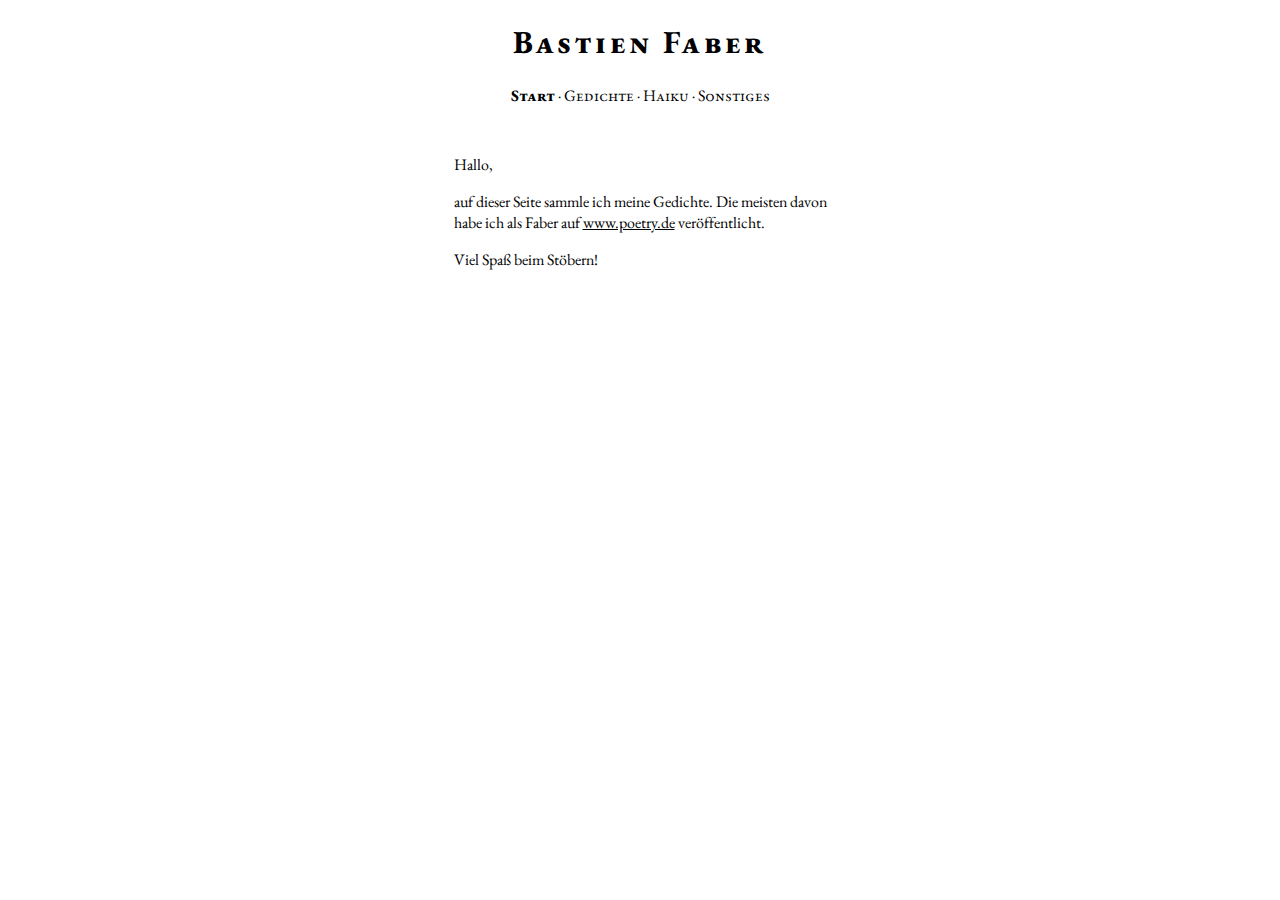
<file: docs/index.html>
<!DOCTYPE html>
<html lang="de">
<head>
  <meta charset="utf-8">
  <meta name="description" content="Auf dieser Seite veröffentliche ich meine Gedichte und Texte.">
  <meta name="keywords" content="Gedichte, Lyrik, Haiku">
  <meta name="viewport" content="width=device-width, initial-scale=1.0">
  <link rel="stylesheet" href="style.css">
  <link rel="icon" href="icon.svg">
  <title>Bastien Faber</title>
</head>
<body>
<div class="navigation">
  <h1>Bastien Faber</h1>
  <p>
    <a href="index.html"><b>Start</b></a> &middot;
    <a href="gedichte.html">Gedichte</a> &middot;
    <a href="haiku.html">Haiku</a> &middot;
    <a href="sonstiges.html">Sonstiges</a>
  </p>
</div>

<div class="content"><div>
<p>Hallo,</p>

<p>auf dieser Seite sammle ich meine Gedichte. Die meisten davon<br>
habe ich als Faber auf <a href="https://www.poetry.de/" target="_blank">www.poetry.de</a> veröffentlicht.</p>

<p>Viel Spaß beim Stöbern!</p>
</div></div>

</body>
</html>
</file>
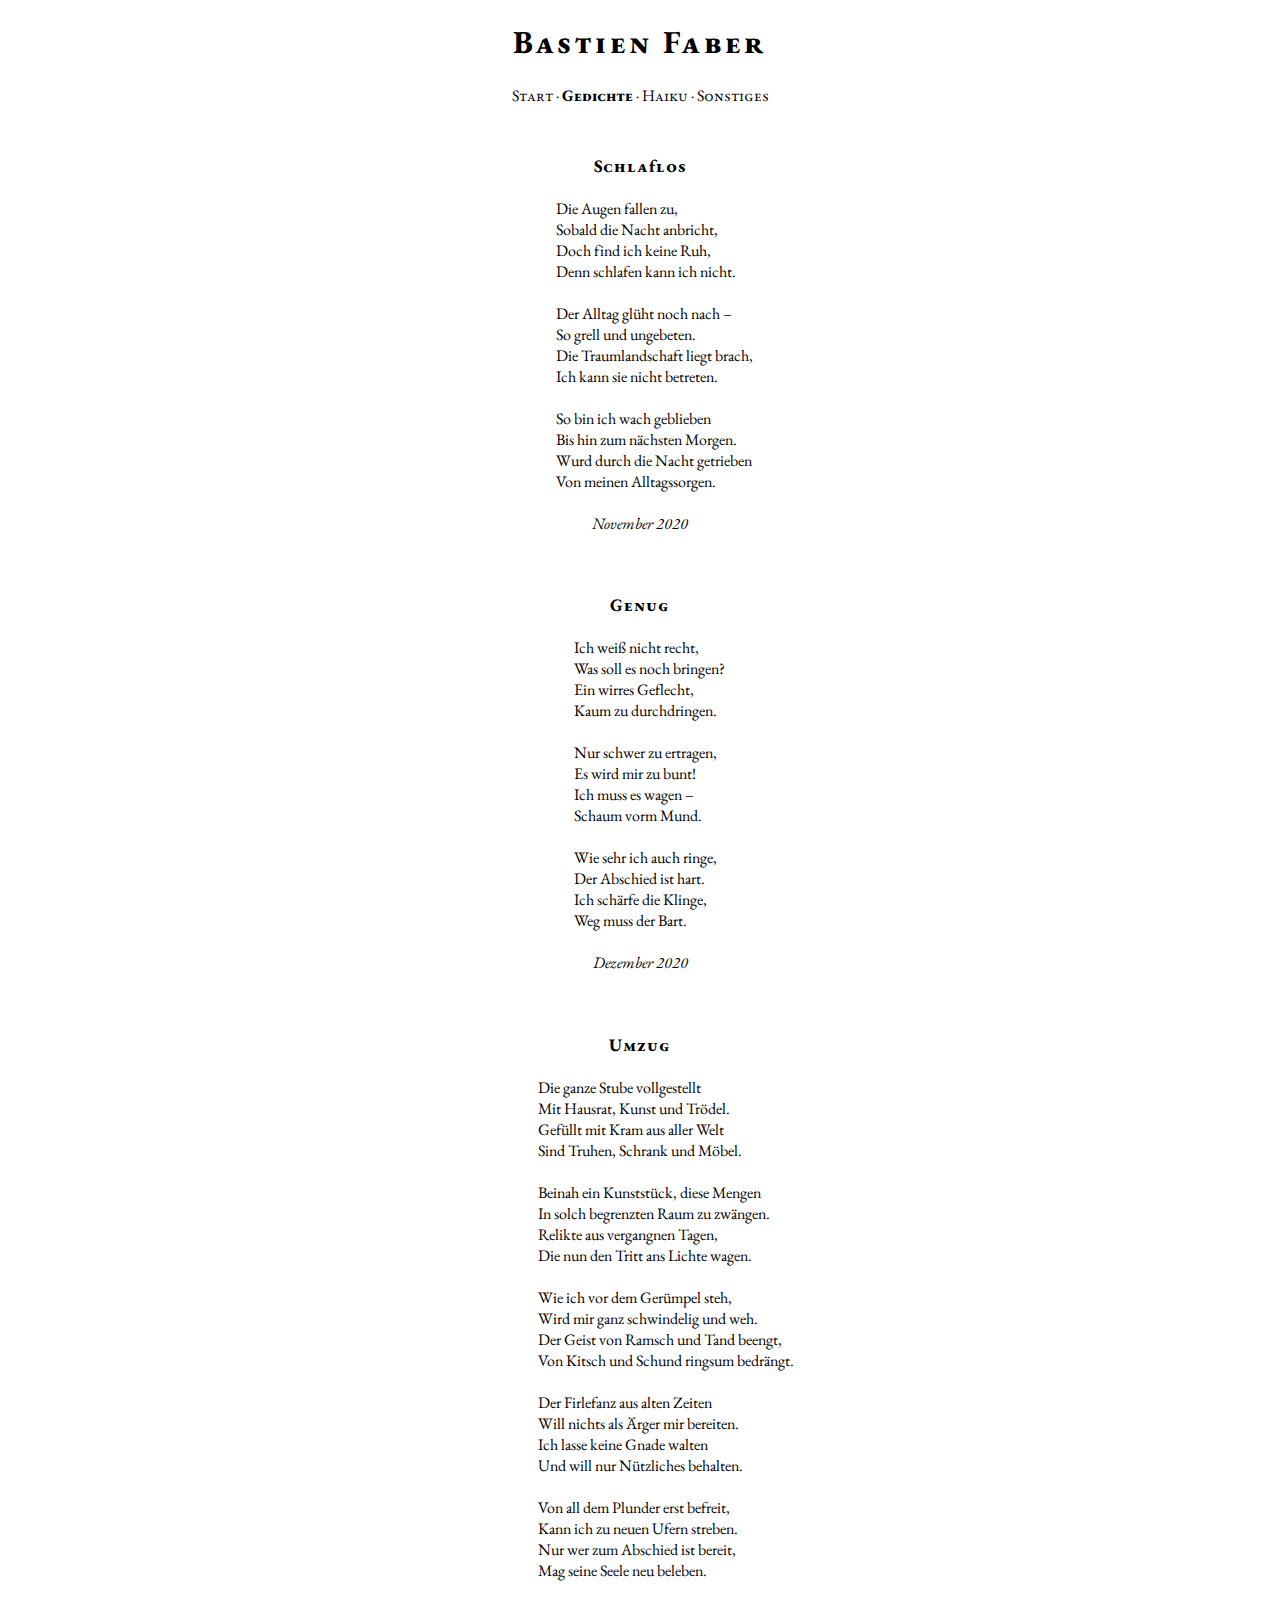
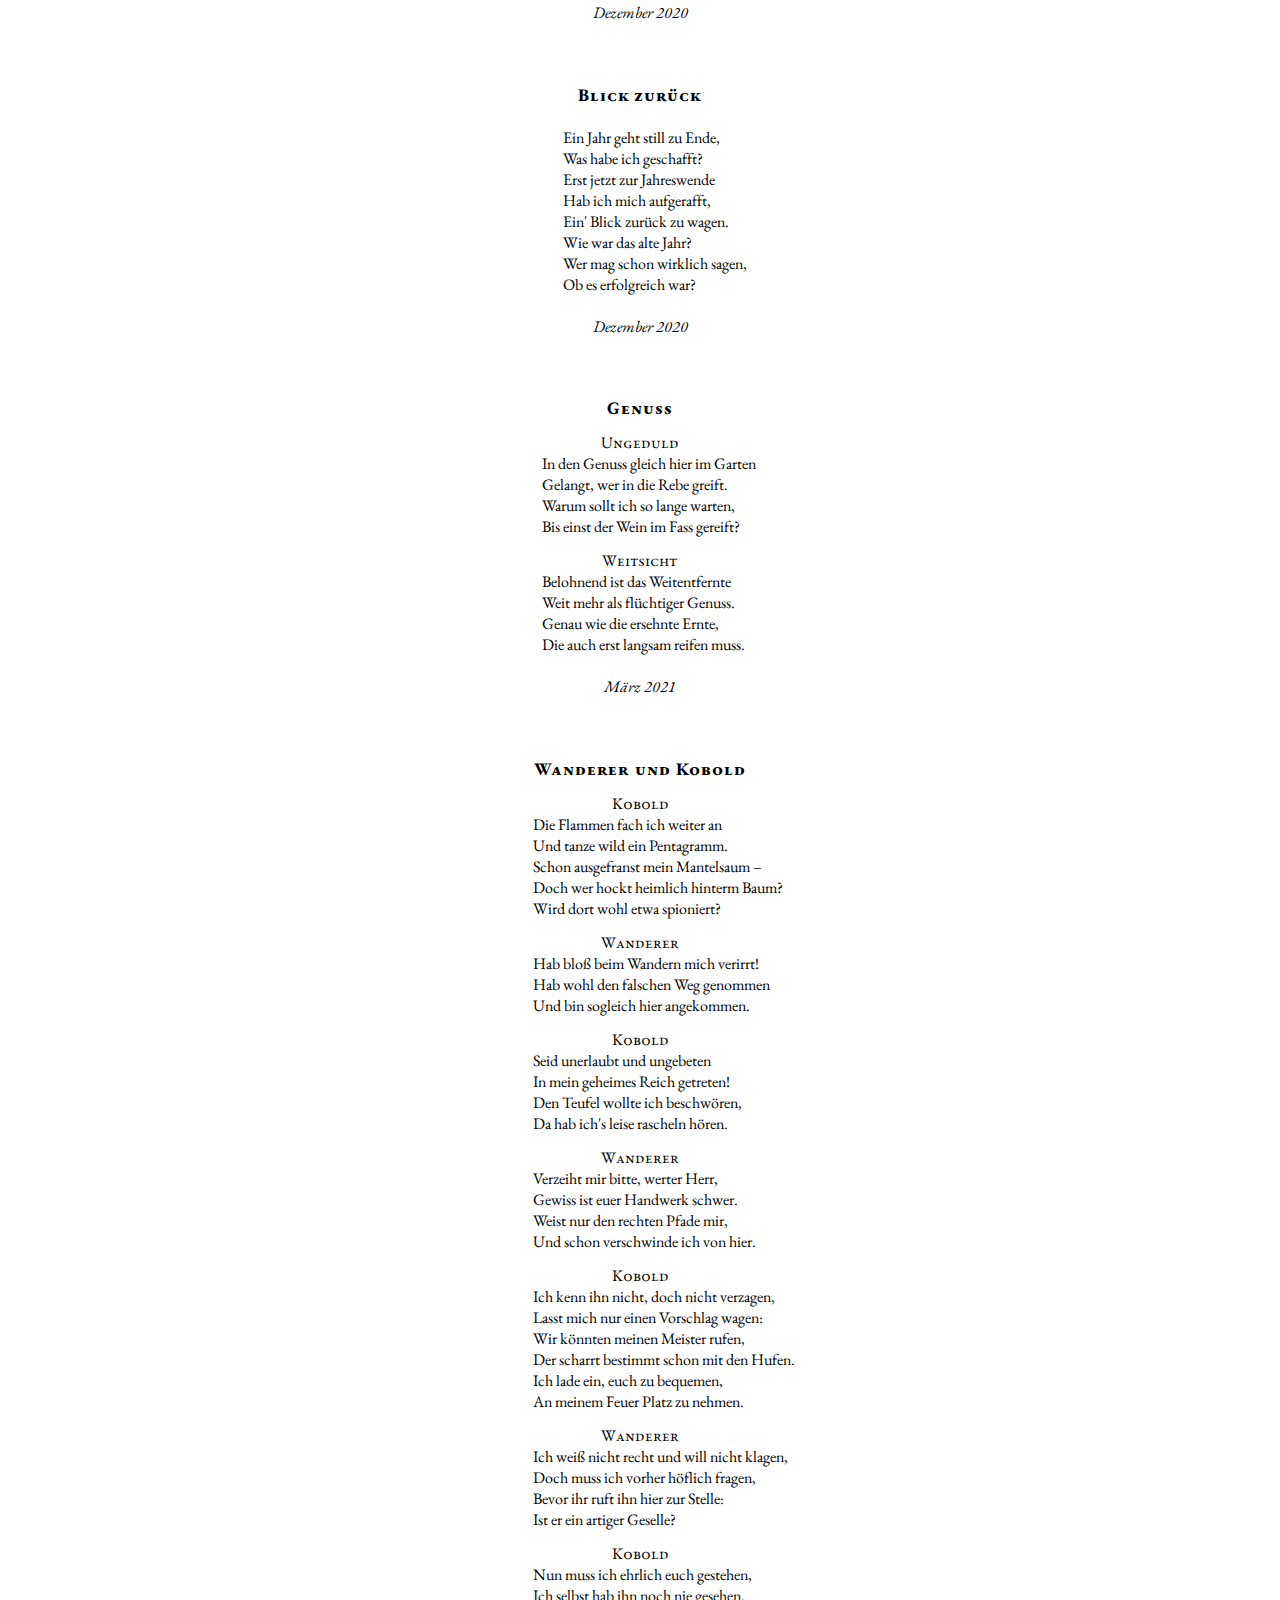
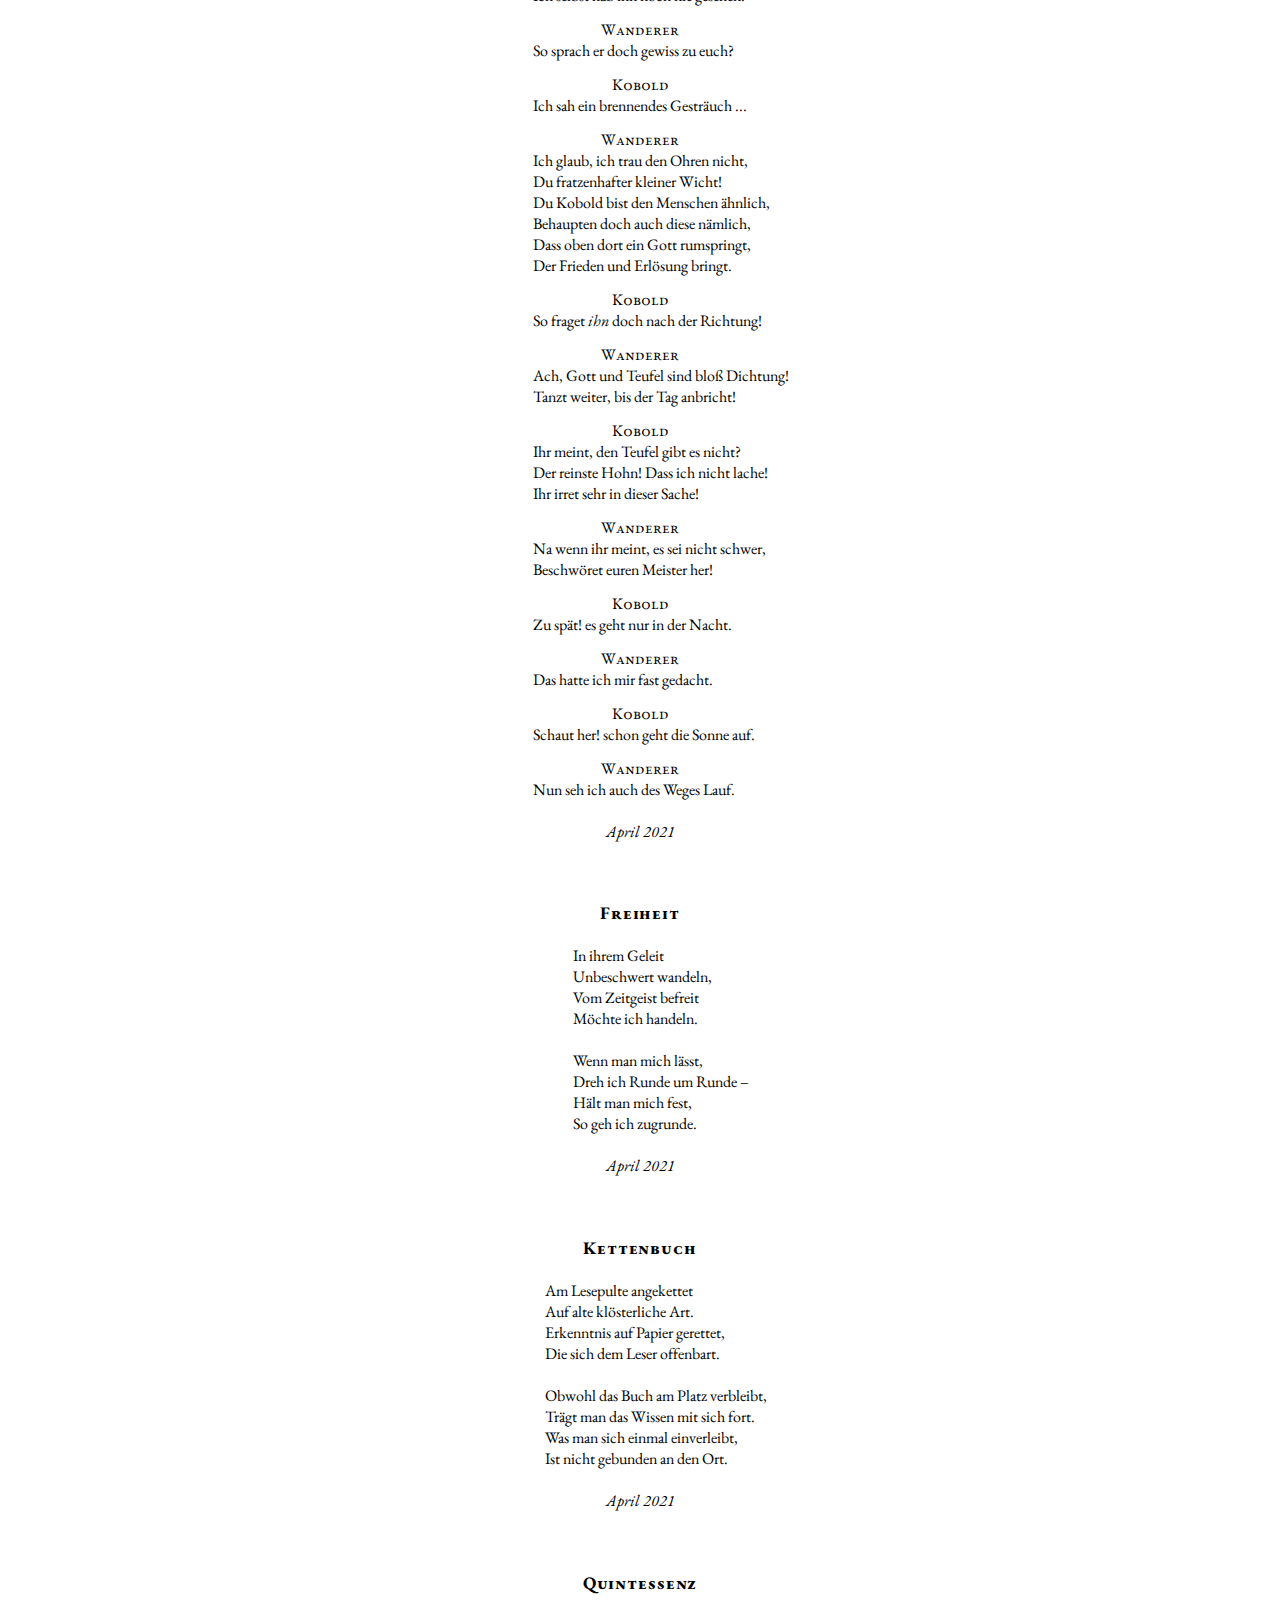
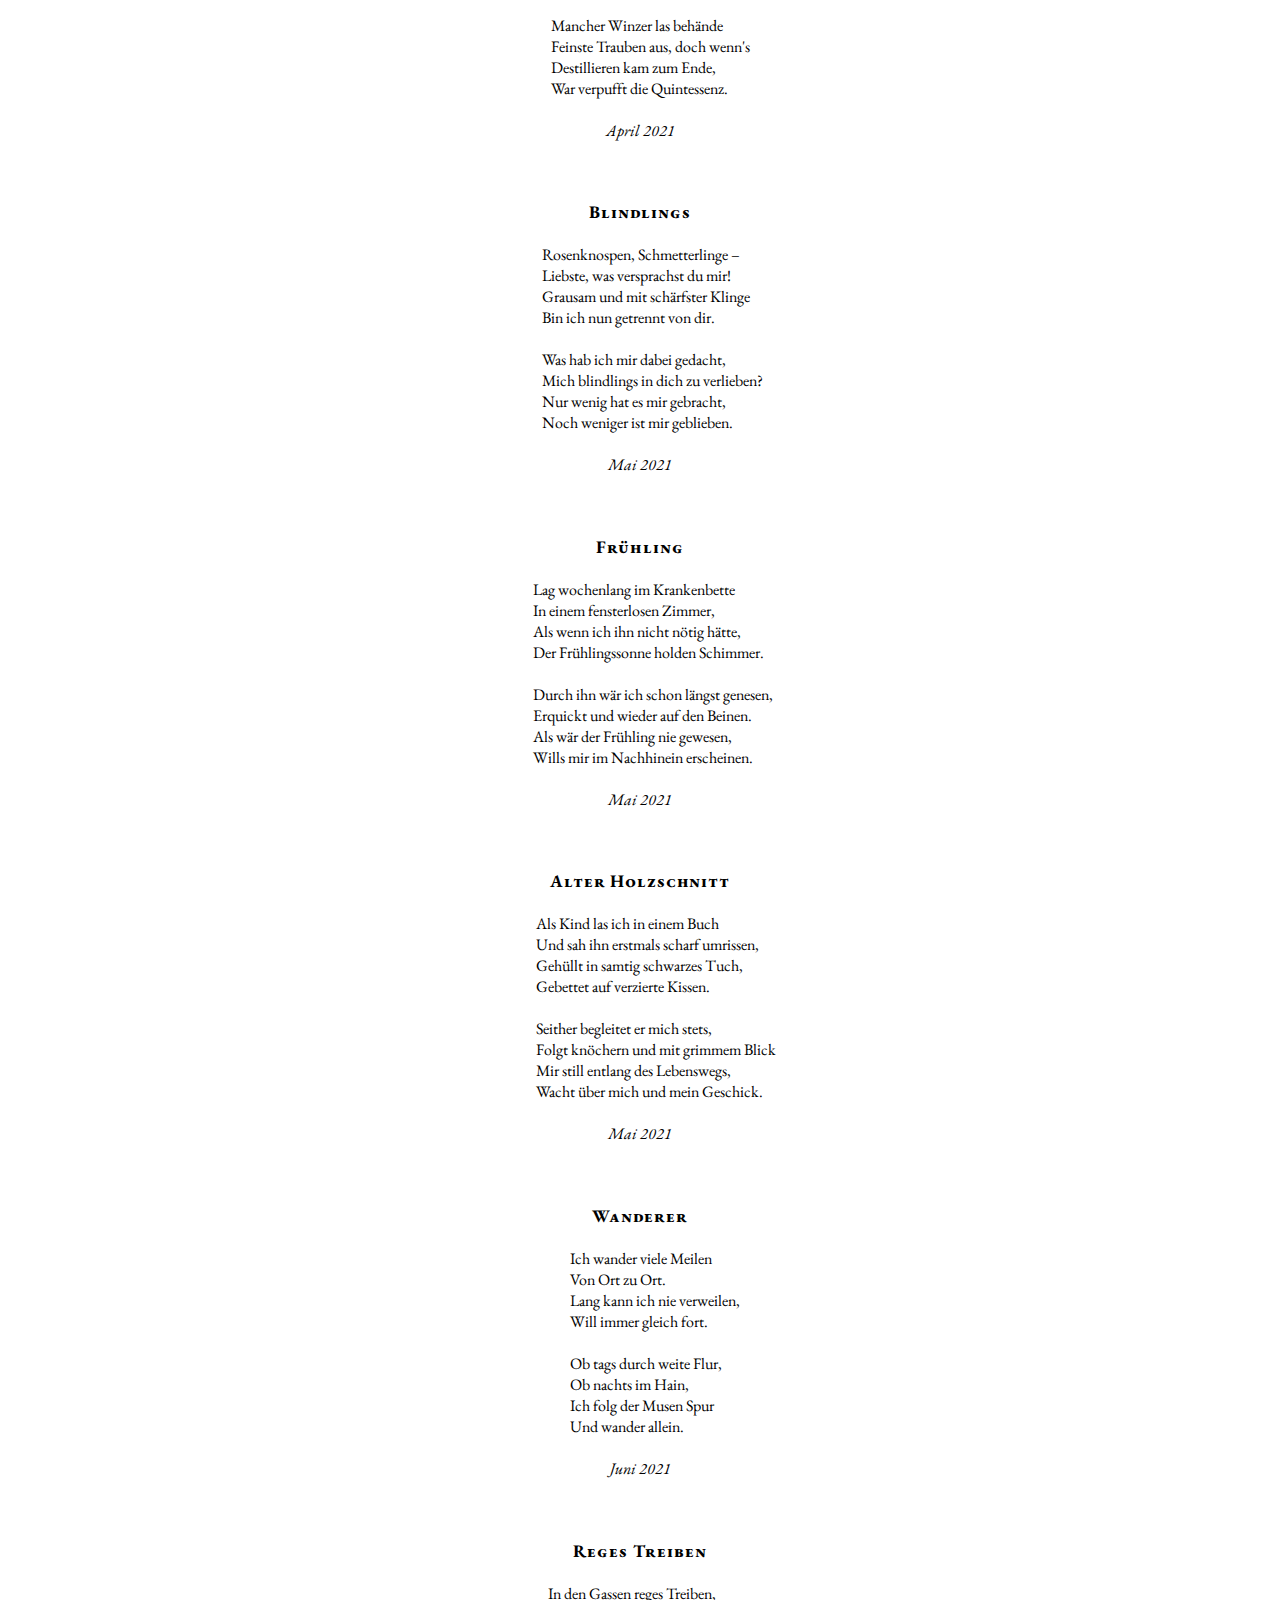
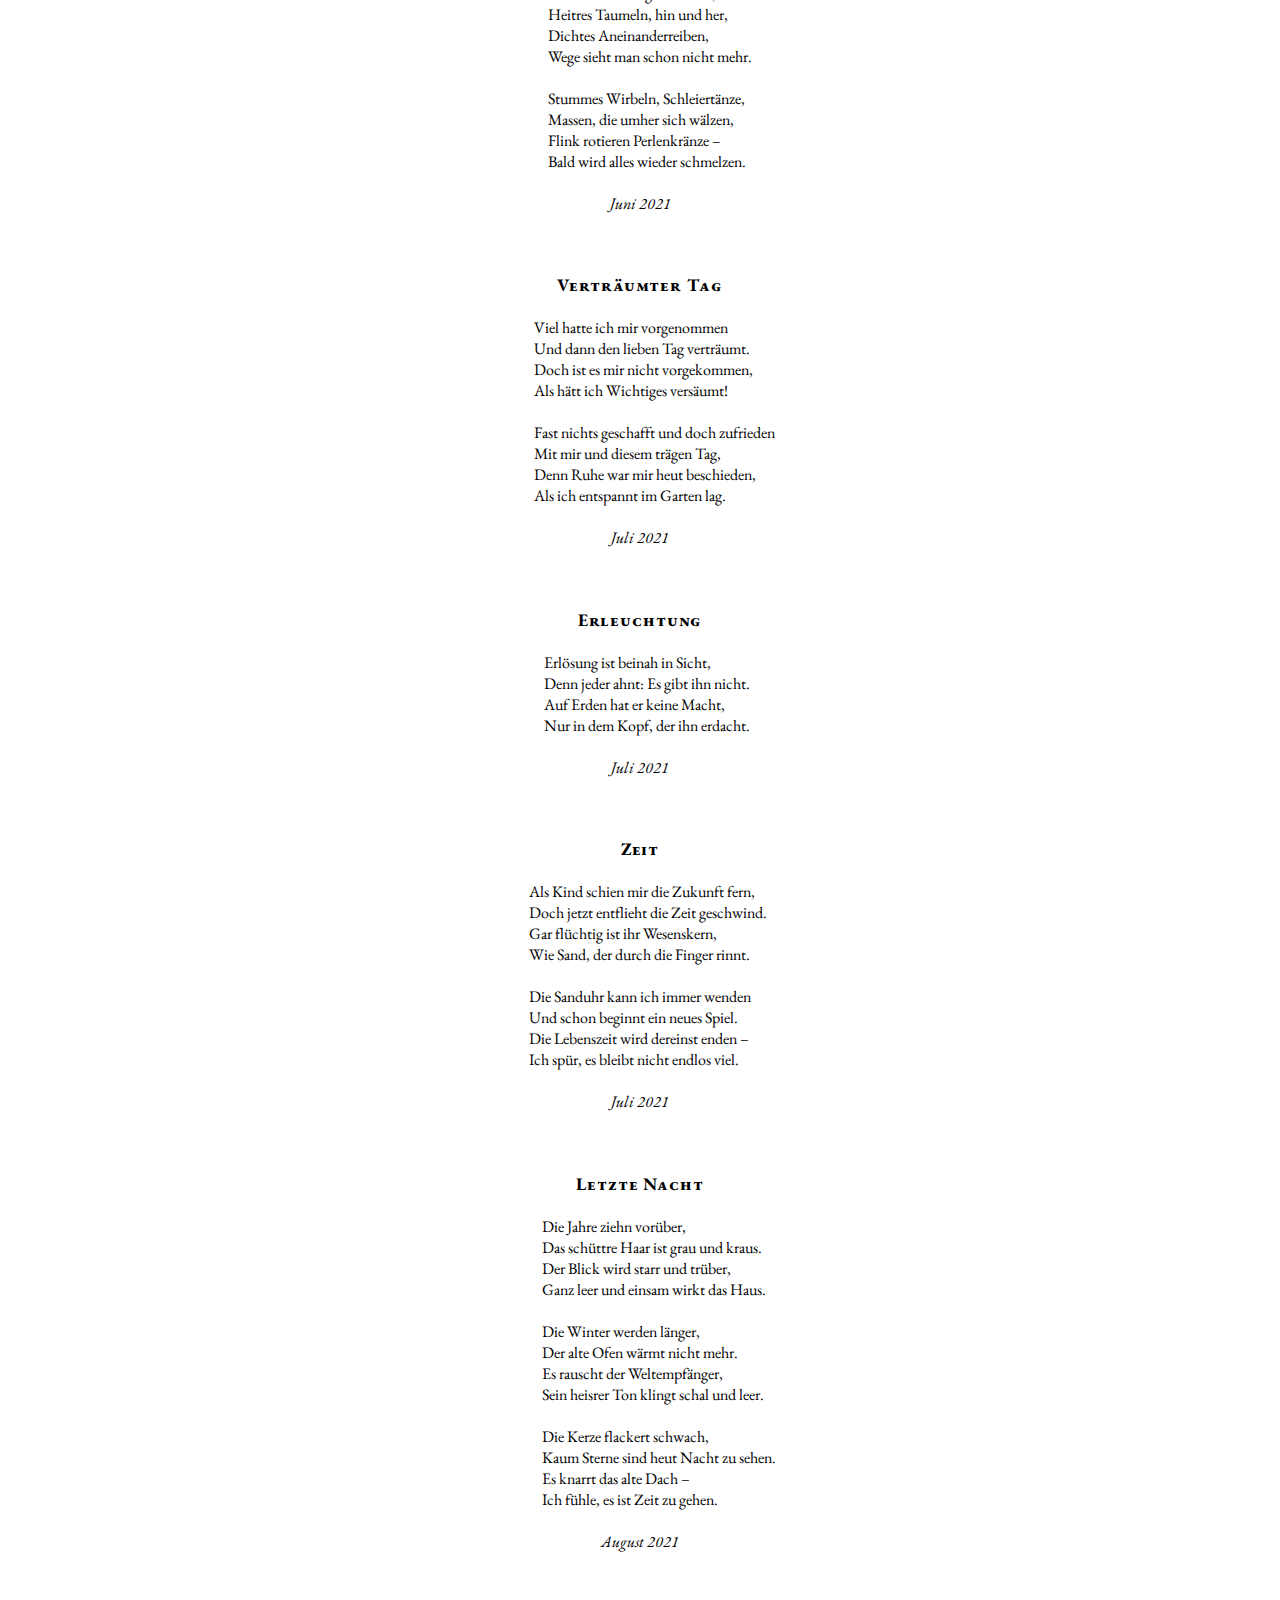
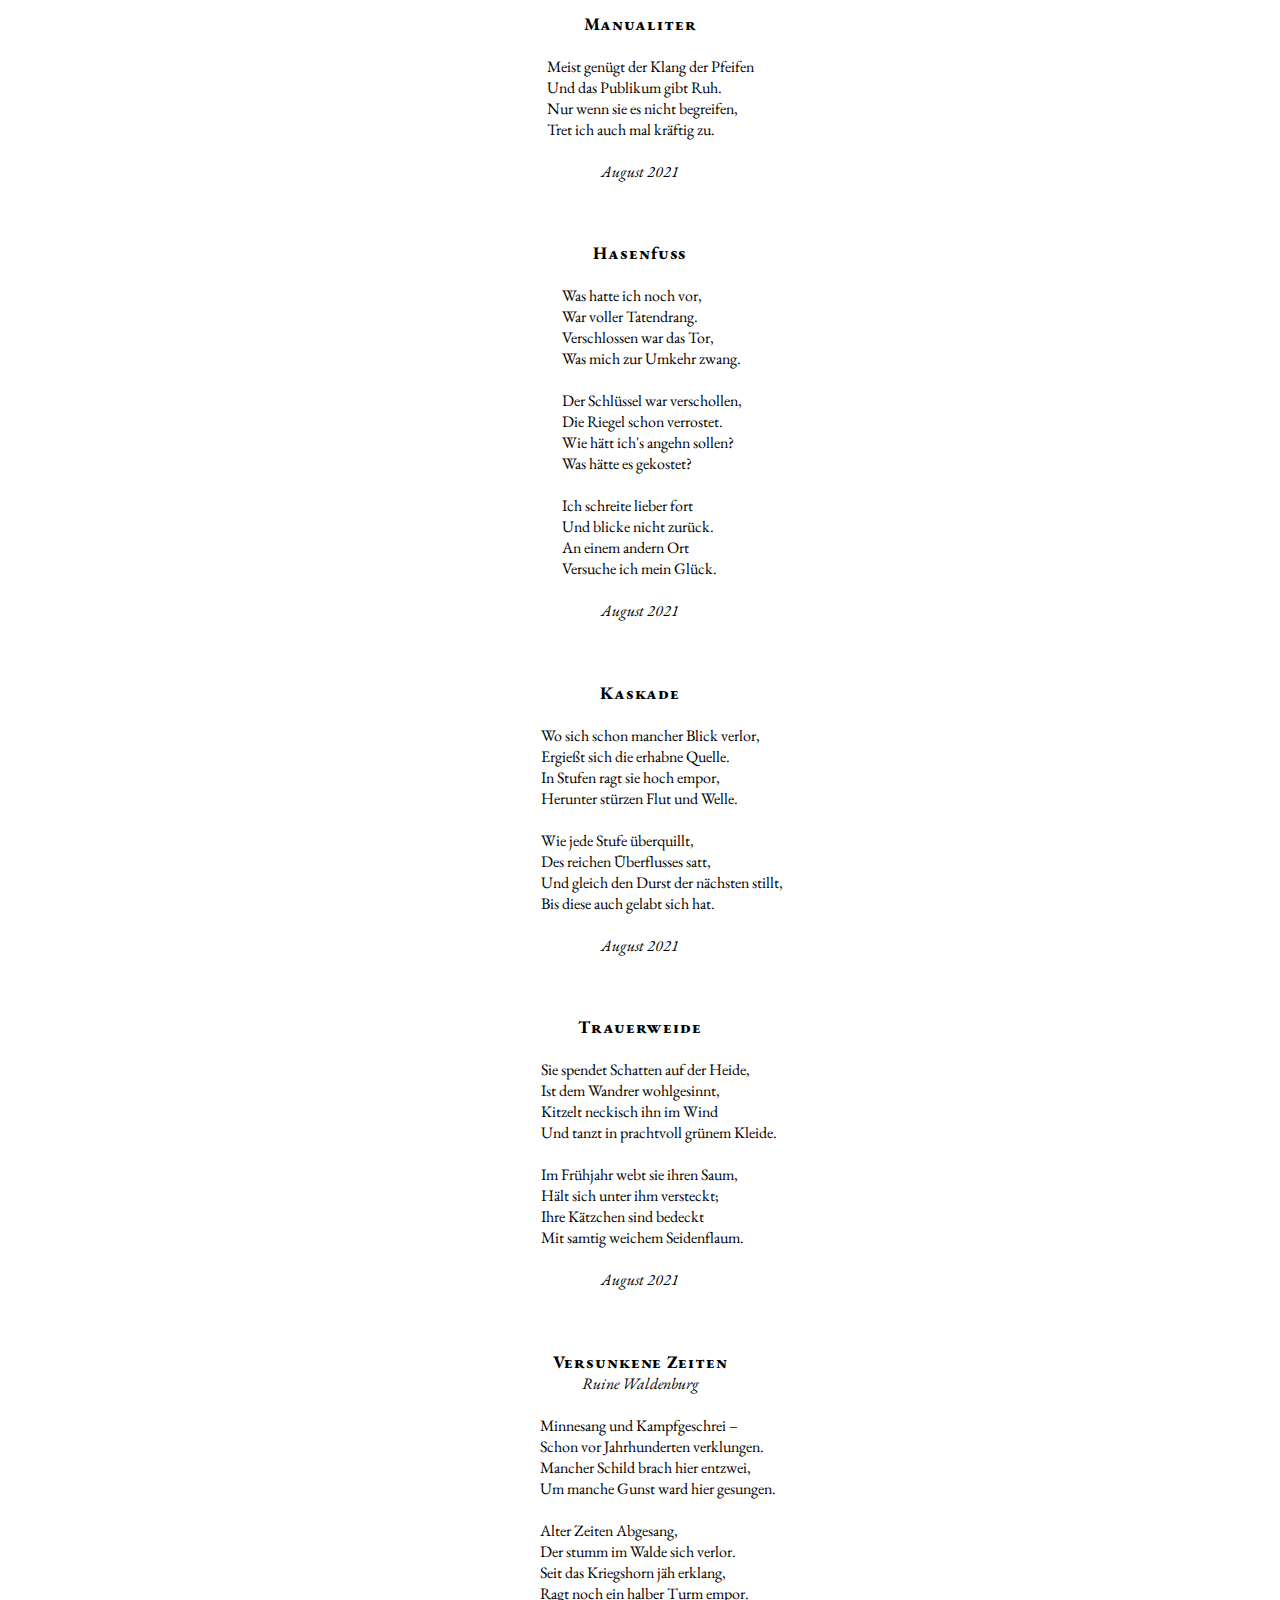
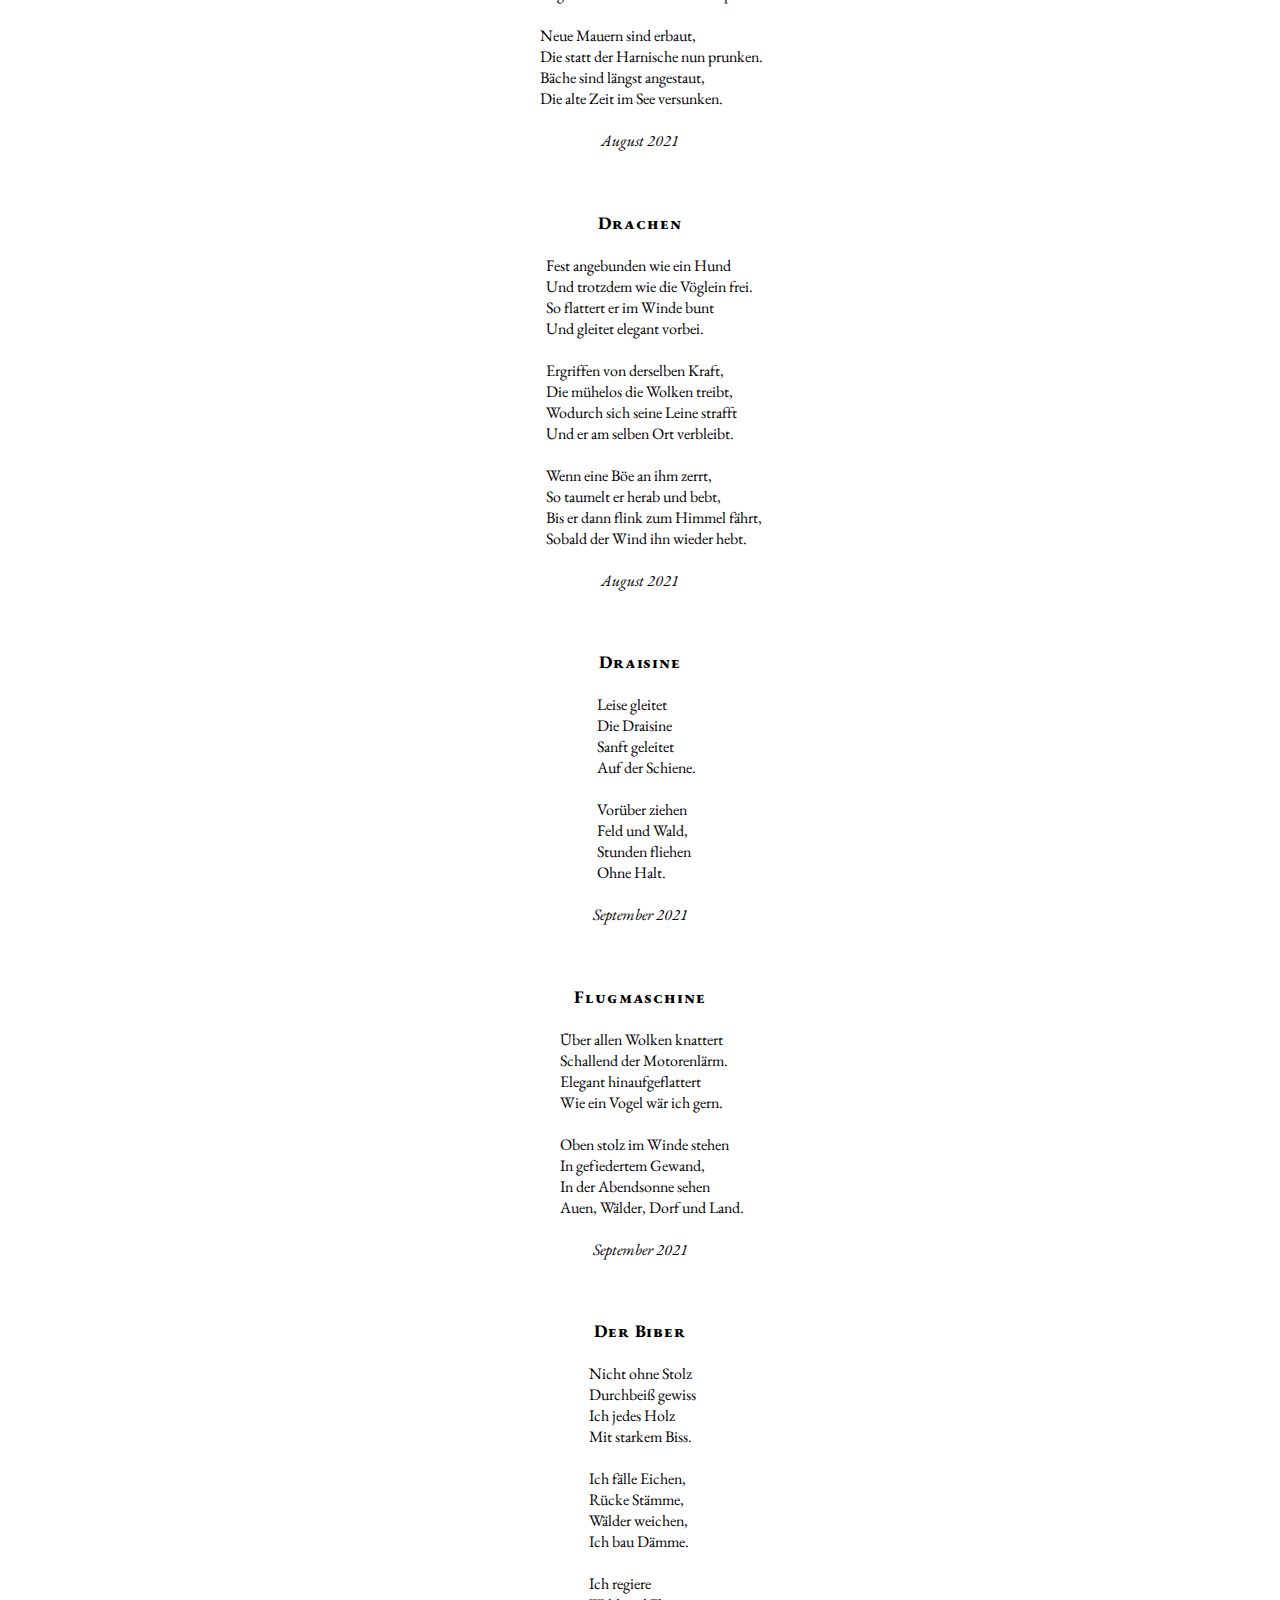
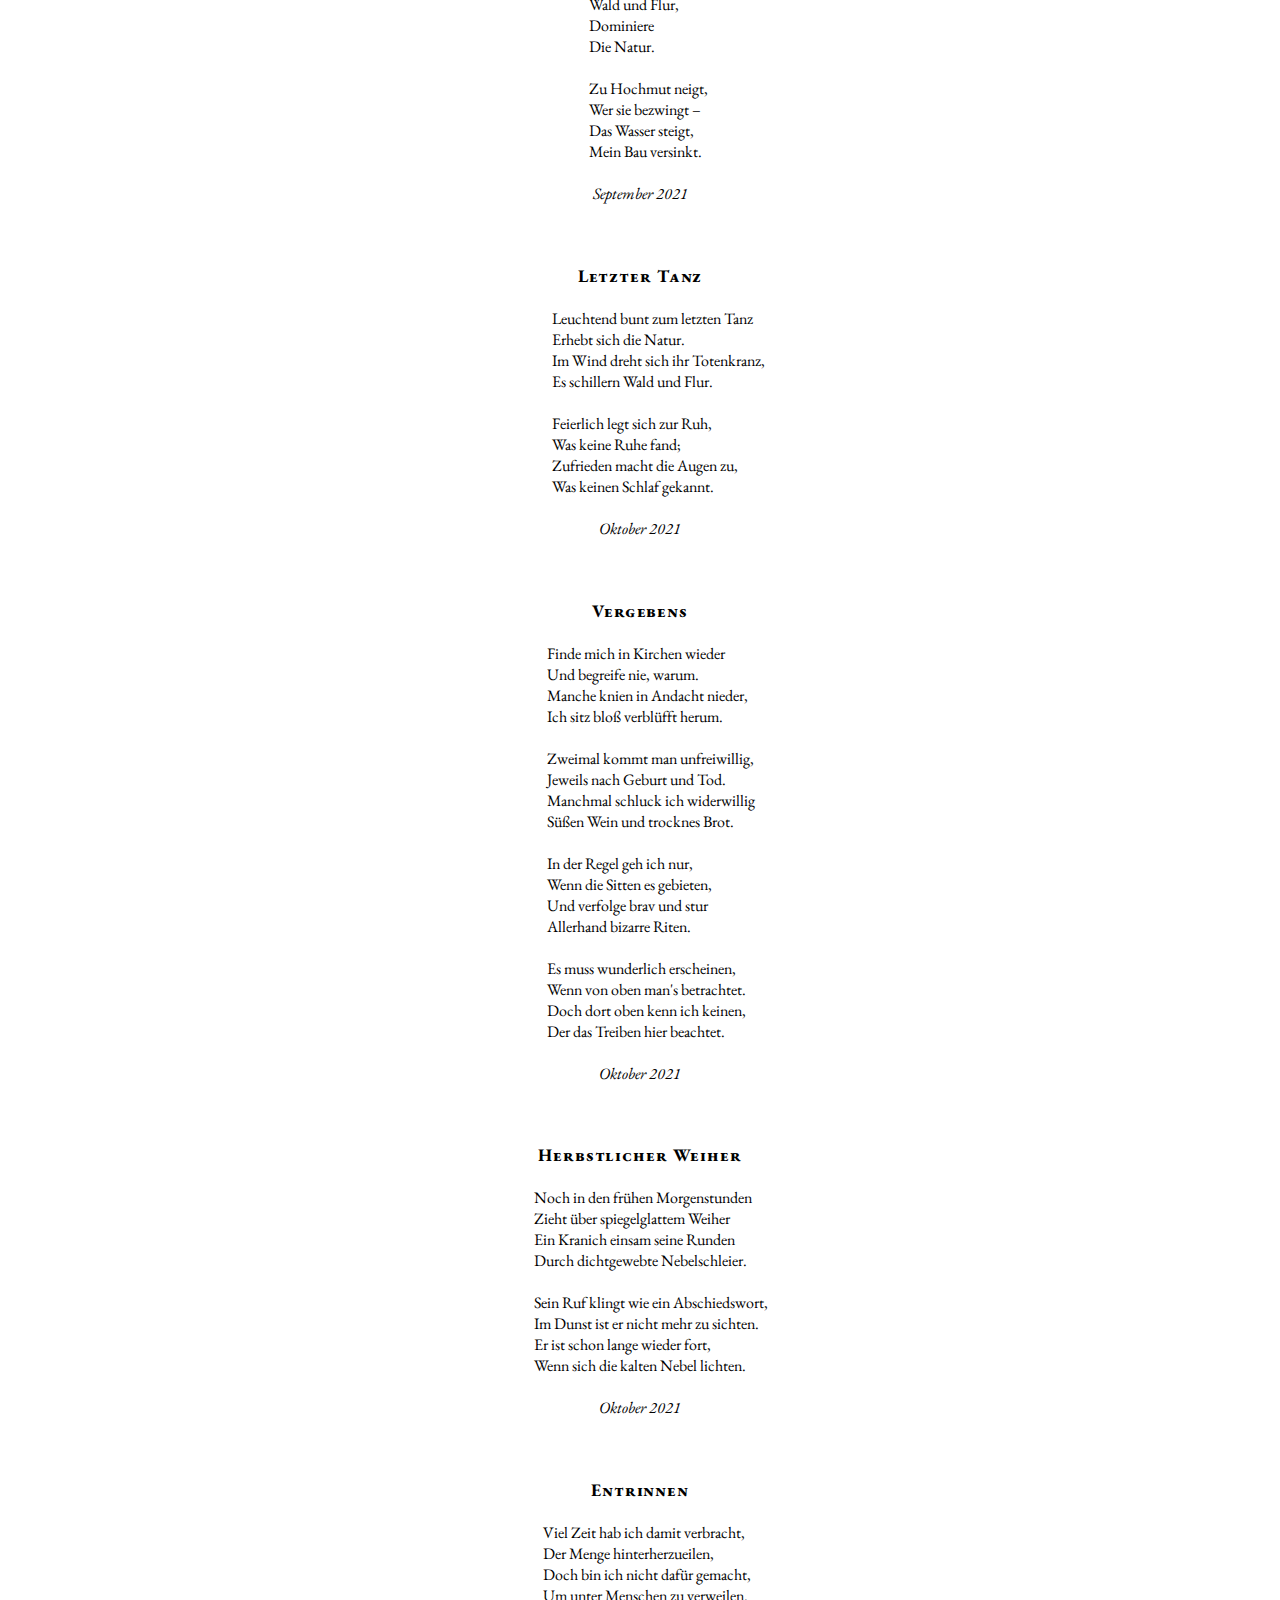
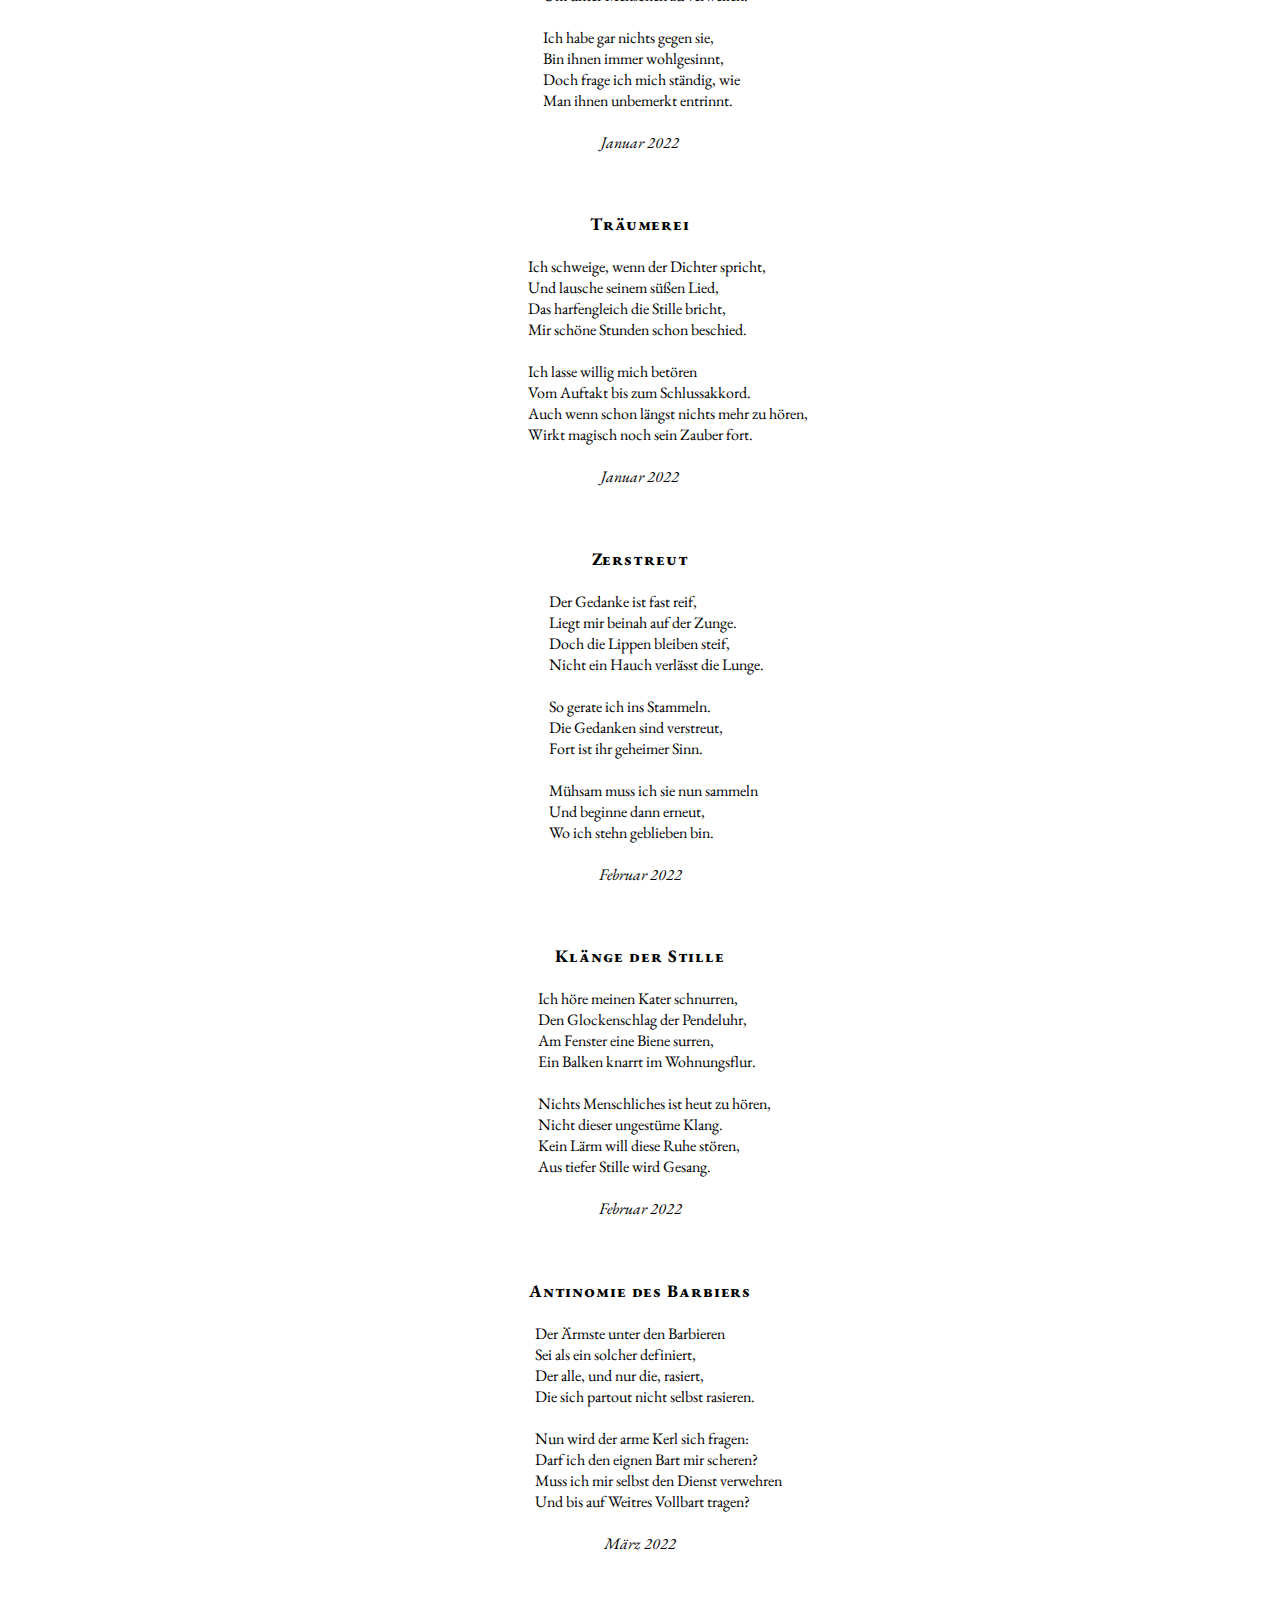
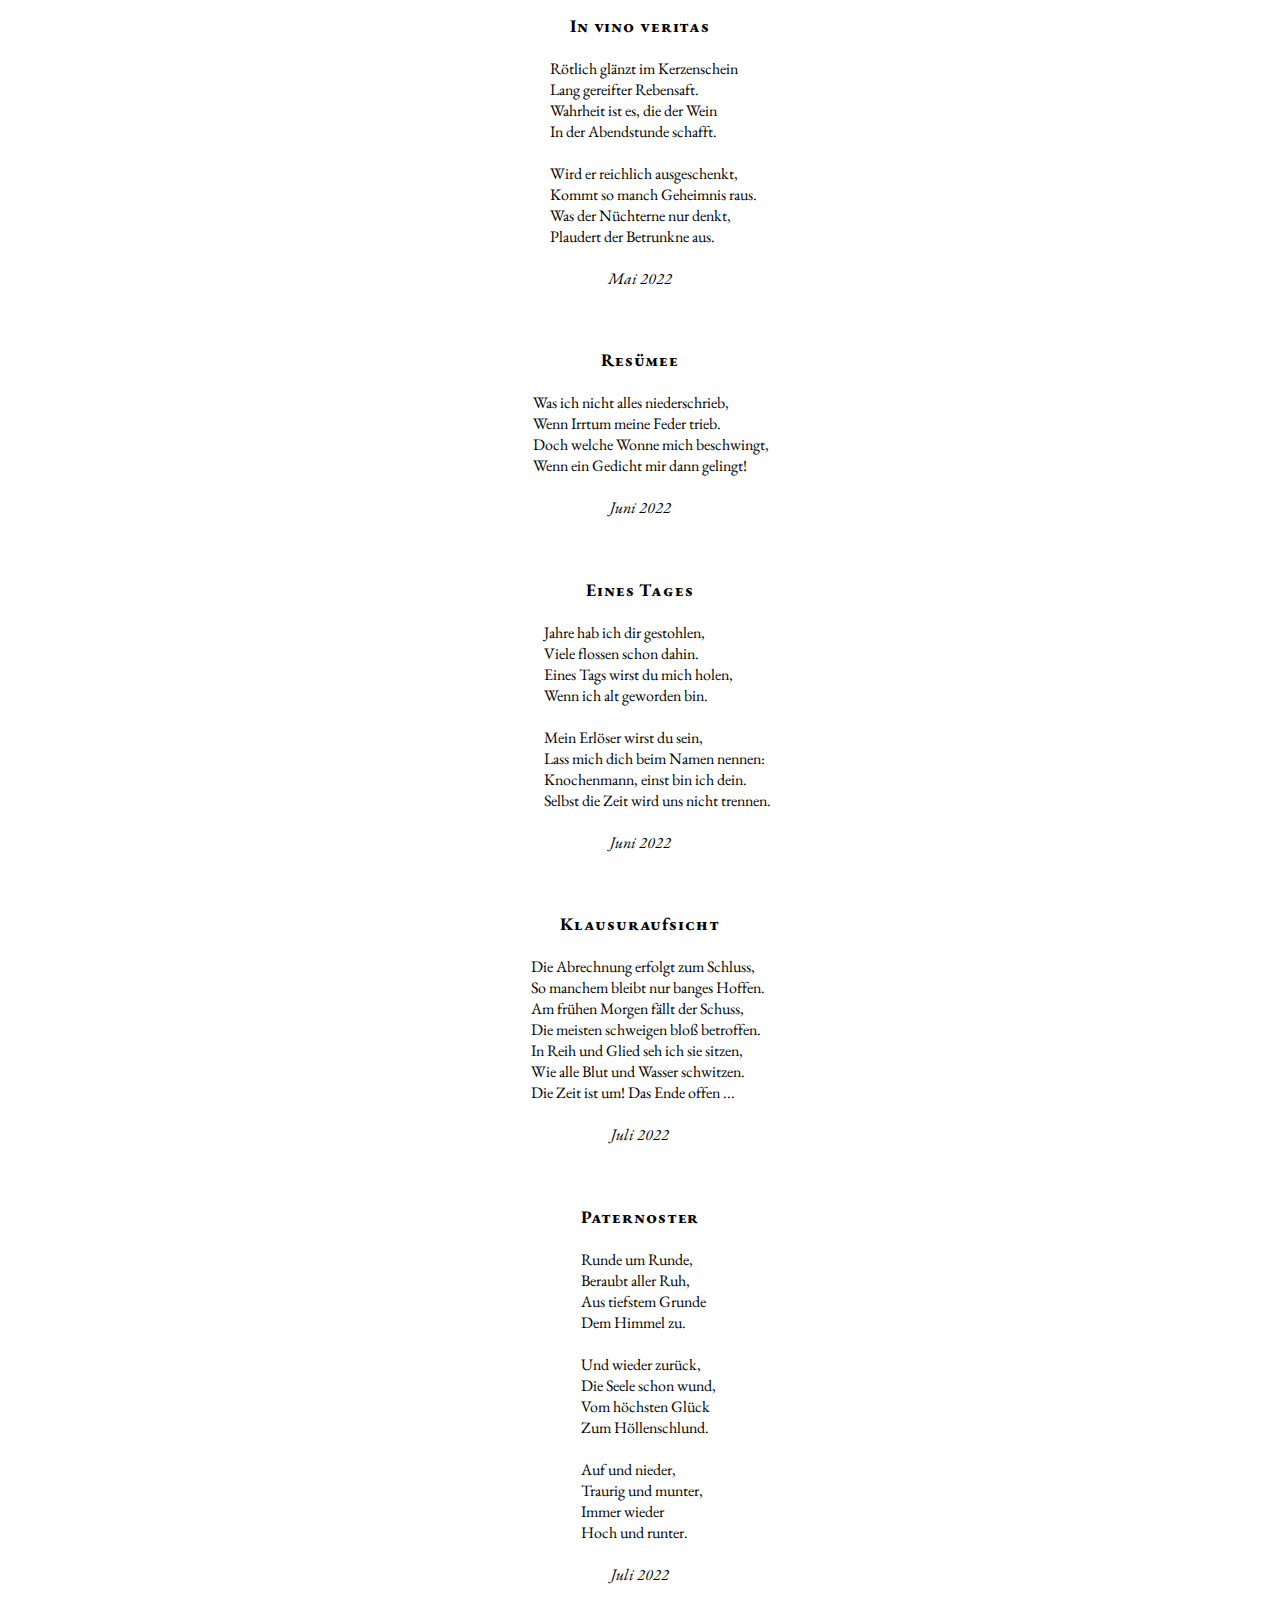
<file: docs/gedichte.html>
<!DOCTYPE html>
<html lang="de">
<head>
  <meta charset="utf-8">
  <meta name="description" content="Auf dieser Seite veröffentliche ich meine Gedichte und Texte.">
  <meta name="keywords" content="Gedichte, Lyrik, Haiku">
  <meta name="viewport" content="width=device-width, initial-scale=1.0">
  <link rel="stylesheet" href="style.css">
  <link rel="icon" href="icon.svg">
  <title>Bastien Faber | Gedichte</title>
</head>
<body>
<div class="navigation">
  <h1>Bastien Faber</h1>
  <p>
    <a href="index.html">Start</a> &middot;
    <a href="gedichte.html"><b>Gedichte</b></a> &middot;
    <a href="haiku.html">Haiku</a> &middot;
    <a href="sonstiges.html">Sonstiges</a>
  </p>
</div>

<div class="gedichttitel">Schlaflos</div>
<div class="gedichttext" style="margin-left:1.784em"><div>
<br>
Die Augen fallen zu,<br>
Sobald die Nacht anbricht,<br>
Doch find ich keine Ruh,<br>
Denn schlafen kann ich nicht.<br>
<br>
Der Alltag glüht noch nach –<br>
So grell und ungebeten.<br>
Die Traumlandschaft liegt brach,<br>
Ich kann sie nicht betreten.<br>
<br>
So bin ich wach geblieben<br>
Bis hin zum nächsten Morgen.<br>
Wurd durch die Nacht getrieben<br>
Von meinen Alltagssorgen.<br>
<br>
</div></div>
<div class="gedichtdatum">November 2020</div><br><br>


<div class="gedichttitel">Genug</div>
<div class="gedichttext" style="margin-left:1.246em"><div>
<br>
Ich weiß nicht recht,<br>
Was soll es noch bringen?<br>
Ein wirres Geflecht,<br>
Kaum zu durchdringen.<br>
<br>
Nur schwer zu ertragen,<br>
Es wird mir zu bunt!<br>
Ich muss es wagen –<br>
Schaum vorm Mund.<br>
<br>
Wie sehr ich auch ringe,<br>
Der Abschied ist hart.<br>
Ich schärfe die Klinge,<br>
Weg muss der Bart.<br>
<br>
</div></div>
<div class="gedichtdatum">Dezember 2020</div><br><br>


<div class="gedichttitel">Umzug</div>
<div class="gedichttext" style="margin-left:3.235em"><div>
<br>
Die ganze Stube vollgestellt<br>
Mit Hausrat, Kunst und Trödel.<br>
Gefüllt mit Kram aus aller Welt<br>
Sind Truhen, Schrank und Möbel.<br>
<br>
Beinah ein Kunststück, diese Mengen<br>
In solch begrenzten Raum zu zwängen.<br>
Relikte aus vergangnen Tagen,<br>
Die nun den Tritt ans Lichte wagen.<br>
<br>
Wie ich vor dem Gerümpel steh,<br>
Wird mir ganz schwindelig und weh.<br>
Der Geist von Ramsch und Tand beengt,<br>
Von Kitsch und Schund ringsum bedrängt.<br>
<br>
Der Firlefanz aus alten Zeiten<br>
Will nichts als Ärger mir bereiten.<br>
Ich lasse keine Gnade walten<br>
Und will nur Nützliches behalten.<br>
<br>
Von all dem Plunder erst befreit,<br>
Kann ich zu neuen Ufern streben.<br>
Nur wer zum Abschied ist bereit,<br>
Mag seine Seele neu beleben.<br>
<br>
</div></div>
<div class="gedichtdatum">Dezember 2020</div><br><br>


<div class="gedichttitel">Blick zurück</div>
<div class="gedichttext" style="margin-left:1.867em"><div>
<br>
Ein Jahr geht still zu Ende,<br>
Was habe ich geschafft?<br>
Erst jetzt zur Jahreswende<br>
Hab ich mich aufgerafft,<br>
Ein' Blick zurück zu wagen.<br>
Wie war das alte Jahr?<br>
Wer mag schon wirklich sagen,<br>
Ob es erfolgreich war?<br>
<br>
</div></div>
<div class="gedichtdatum">Dezember 2020</div><br><br>


<div class="gedichttitel">Genuss</div>
<div class="gedichttext" style="margin-left:1.175em"><div>
<br>
<div class="gedichtsprecher" style="margin-left:-1.175em">Ungeduld</div>
In den Genuss gleich hier im Garten<br>
Gelangt, wer in die Rebe greift.<br>
Warum sollt ich so lange warten,<br>
Bis einst der Wein im Fass gereift?<br>
<br>
<div class="gedichtsprecher" style="margin-left:-1.175em">Weitsicht</div>
Belohnend ist das Weitentfernte<br>
Weit mehr als flüchtiger Genuss.<br>
Genau wie die ersehnte Ernte,<br>
Die auch erst langsam reifen muss.<br>
<br>
</div></div>
<div class="gedichtdatum">März 2021</div><br><br>


<div class="gedichttitel">Wanderer und Kobold</div>
<div class="gedichttext" style="margin-left:2.991em"><div>
<br>
<div class="gedichtsprecher" style="margin-left:-2.991em">Kobold</div>
Die Flammen fach ich weiter an<br>
Und tanze wild ein Pentagramm.<br>
Schon ausgefranst mein Mantelsaum –<br>
Doch wer hockt heimlich hinterm Baum?<br>
Wird dort wohl etwa spioniert?<br>
<br>
<div class="gedichtsprecher" style="margin-left:-2.991em">Wanderer</div>
Hab bloß beim Wandern mich verirrt!<br>
Hab wohl den falschen Weg genommen<br>
Und bin sogleich hier angekommen.<br>
<br>
<div class="gedichtsprecher" style="margin-left:-2.991em">Kobold</div>
Seid unerlaubt und ungebeten<br>
In mein geheimes Reich getreten!<br>
Den Teufel wollte ich beschwören,<br>
Da hab ich's leise rascheln hören.<br>
<br>
<div class="gedichtsprecher" style="margin-left:-2.991em">Wanderer</div>
Verzeiht mir bitte, werter Herr,<br>
Gewiss ist euer Handwerk schwer.<br>
Weist nur den rechten Pfade mir,<br>
Und schon verschwinde ich von hier.<br>
<br>
<div class="gedichtsprecher" style="margin-left:-2.991em">Kobold</div>
Ich kenn ihn nicht, doch nicht verzagen,<br>
Lasst mich nur einen Vorschlag wagen:<br>
Wir könnten meinen Meister rufen,<br>
Der scharrt bestimmt schon mit den Hufen.<br>
Ich lade ein, euch zu bequemen,<br>
An meinem Feuer Platz zu nehmen.<br>
<br>
<div class="gedichtsprecher" style="margin-left:-2.991em">Wanderer</div>
Ich weiß nicht recht und will nicht klagen,<br>
Doch muss ich vorher höflich fragen,<br>
Bevor ihr ruft ihn hier zur Stelle:<br>
Ist er ein artiger Geselle?<br>
<br>
<div class="gedichtsprecher" style="margin-left:-2.991em">Kobold</div>
Nun muss ich ehrlich euch gestehen,<br>
Ich selbst hab ihn noch nie gesehen.<br>
<br>
<div class="gedichtsprecher" style="margin-left:-2.991em">Wanderer</div>
So sprach er doch gewiss zu euch?<br>
<br>
<div class="gedichtsprecher" style="margin-left:-2.991em">Kobold</div>
Ich sah ein brennendes Gesträuch ...<br>
<br>
<div class="gedichtsprecher" style="margin-left:-2.991em">Wanderer</div>
Ich glaub, ich trau den Ohren nicht,<br>
Du fratzenhafter kleiner Wicht!<br>
Du Kobold bist den Menschen ähnlich,<br>
Behaupten doch auch diese nämlich,<br>
Dass oben dort ein Gott rumspringt,<br>
Der Frieden und Erlösung bringt.<br>
<br>
<div class="gedichtsprecher" style="margin-left:-2.991em">Kobold</div>
So fraget <i>ihn</i> doch nach der Richtung!<br>
<br>
<div class="gedichtsprecher" style="margin-left:-2.991em">Wanderer</div>
Ach, Gott und Teufel sind bloß Dichtung!<br>
Tanzt weiter, bis der Tag anbricht!<br>
<br>
<div class="gedichtsprecher" style="margin-left:-2.991em">Kobold</div>
Ihr meint, den Teufel gibt es nicht?<br>
Der reinste Hohn! Dass ich nicht lache!<br>
Ihr irret sehr in dieser Sache!<br>
<br>
<div class="gedichtsprecher" style="margin-left:-2.991em">Wanderer</div>
Na wenn ihr meint, es sei nicht schwer,<br>
Beschwöret euren Meister her!<br>
<br>
<div class="gedichtsprecher" style="margin-left:-2.991em">Kobold</div>
Zu spät! es geht nur in der Nacht.<br>
<br>
<div class="gedichtsprecher" style="margin-left:-2.991em">Wanderer</div>
Das hatte ich mir fast gedacht.<br>
<br>
<div class="gedichtsprecher" style="margin-left:-2.991em">Kobold</div>
Schaut her! schon geht die Sonne auf.<br>
<br>
<div class="gedichtsprecher" style="margin-left:-2.991em">Wanderer</div>
Nun seh ich auch des Weges Lauf.<br>
<br>
</div></div>
<div class="gedichtdatum">April 2021</div><br><br>


<div class="gedichttitel">Freiheit</div>
<div class="gedichttext" style="margin-left:2.600em"><div>
<br>
In ihrem Geleit<br>
Unbeschwert wandeln,<br>
Vom Zeitgeist befreit<br>
Möchte ich handeln.<br>
<br>
Wenn man mich lässt,<br>
Dreh ich Runde um Runde –<br>
Hält man mich fest,<br>
So geh ich zugrunde.<br>
<br>
</div></div>
<div class="gedichtdatum">April 2021</div><br><br>


<div class="gedichttitel">Kettenbuch</div>
<div class="gedichttext" style="margin-left:2.030em"><div>
<br>
Am Lesepulte angekettet<br>
Auf alte klösterliche Art.<br>
Erkenntnis auf Papier gerettet,<br>
Die sich dem Leser offenbart.<br>
<br>
Obwohl das Buch am Platz verbleibt,<br>
Trägt man das Wissen mit sich fort.<br>
Was man sich einmal einverleibt,<br>
Ist nicht gebunden an den Ort.<br>
<br>
</div></div>
<div class="gedichtdatum">April 2021</div><br><br>


<div class="gedichttitel">Quintessenz</div>
<div class="gedichttext" style="margin-left:1.315em"><div>
<br>
Mancher Winzer las behände<br>
Feinste Trauben aus, doch wenn's<br>
Destillieren kam zum Ende,<br>
War verpufft die Quintessenz.<br>
<br>
</div></div>
<div class="gedichtdatum">April 2021</div><br><br>


<div class="gedichttitel">Blindlings</div>
<div class="gedichttext" style="margin-left:1.570em"><div>
<br>
Rosenknospen, Schmetterlinge –<br>
Liebste, was versprachst du mir!<br>
Grausam und mit schärfster Klinge<br>
Bin ich nun getrennt von dir.<br>
<br>
Was hab ich mir dabei gedacht,<br>
Mich blindlings in dich zu verlieben?<br>
Nur wenig hat es mir gebracht,<br>
Noch weniger ist mir geblieben.<br>
<br>
</div></div>
<div class="gedichtdatum">Mai 2021</div><br><br>


<div class="gedichttitel">Frühling</div>
<div class="gedichttext" style="margin-left:1.563em"><div>
<br>
Lag wochenlang im Krankenbette<br>
In einem fensterlosen Zimmer,<br>
Als wenn ich ihn nicht nötig hätte,<br>
Der Frühlingssonne holden Schimmer.<br>
<br>
Durch ihn wär ich schon längst genesen,<br>
Erquickt und wieder auf den Beinen.<br>
Als wär der Frühling nie gewesen,<br>
Wills mir im Nachhinein erscheinen.<br>
<br>
</div></div>
<div class="gedichtdatum">Mai 2021</div><br><br>


<div class="gedichttitel">Alter Holzschnitt</div>
<div class="gedichttext" style="margin-left:1.949em"><div>
<br>
Als Kind las ich in einem Buch<br>
Und sah ihn erstmals scharf umrissen,<br>
Gehüllt in samtig schwarzes Tuch,<br>
Gebettet auf verzierte Kissen.<br>
<br>
Seither begleitet er mich stets,<br>
Folgt knöchern und mit grimmem Blick<br>
Mir still entlang des Lebenswegs,<br>
Wacht über mich und mein Geschick.<br>
<br>
</div></div>
<div class="gedichtdatum">Mai 2021</div><br><br>


<div class="gedichttitel">Wanderer</div>
<div class="gedichttext" style="margin-left:1.853em"><div>
<br>
Ich wander viele Meilen<br>
Von Ort zu Ort.<br>
Lang kann ich nie verweilen,<br>
Will immer gleich fort.<br>
<br>
Ob tags durch weite Flur,<br>
Ob nachts im Hain,<br>
Ich folg der Musen Spur<br>
Und wander allein.<br>
<br>
</div></div>
<div class="gedichtdatum">Juni 2021</div><br><br>


<div class="gedichttitel">Reges Treiben</div>
<div class="gedichttext" style="margin-left:1.225em"><div>
<br>
In den Gassen reges Treiben,<br>
Heitres Taumeln, hin und her,<br>
Dichtes Aneinanderreiben,<br>
Wege sieht man schon nicht mehr.<br>
<br>
Stummes Wirbeln, Schleiertänze,<br>
Massen, die umher sich wälzen,<br>
Flink rotieren Perlenkränze –<br>
Bald wird alles wieder schmelzen.<br>
<br>
</div></div>
<div class="gedichtdatum">Juni 2021</div><br><br>


<div class="gedichttitel">Verträumter Tag</div>
<div class="gedichttext" style="margin-left:1.870em"><div>
<br>
Viel hatte ich mir vorgenommen<br>
Und dann den lieben Tag verträumt.<br>
Doch ist es mir nicht vorgekommen,<br>
Als hätt ich Wichtiges versäumt!<br>
<br>
Fast nichts geschafft und doch zufrieden<br>
Mit mir und diesem trägen Tag,<br>
Denn Ruhe war mir heut beschieden,<br>
Als ich entspannt im Garten lag.<br>
<br>
</div></div>
<div class="gedichtdatum">Juli 2021</div><br><br>


<div class="gedichttitel">Erleuchtung</div>
<div class="gedichttext" style="margin-left:0.846em"><div>
<br>
Erlösung ist beinah in Sicht,<br>
Denn jeder ahnt: Es gibt ihn nicht.<br>
Auf Erden hat er keine Macht,<br>
Nur in dem Kopf, der ihn erdacht.<br>
<br>
</div></div>
<div class="gedichtdatum">Juli 2021</div><br><br>


<div class="gedichttitel">Zeit</div>
<div class="gedichttext" style="margin-left:1.056em"><div>
<br>
Als Kind schien mir die Zukunft fern,<br>
Doch jetzt entflieht die Zeit geschwind.<br>
Gar flüchtig ist ihr Wesenskern,<br>
Wie Sand, der durch die Finger rinnt.<br>
<br>
Die Sanduhr kann ich immer wenden<br>
Und schon beginnt ein neues Spiel.<br>
Die Lebenszeit wird dereinst enden –<br>
Ich spür, es bleibt nicht endlos viel.<br>
<br>
</div></div>
<div class="gedichtdatum">Juli 2021</div><br><br>


<div class="gedichttitel">Letzte Nacht</div>
<div class="gedichttext" style="margin-left:2.385em"><div>
<br>
Die Jahre ziehn vorüber,<br>
Das schüttre Haar ist grau und kraus.<br>
Der Blick wird starr und trüber,<br>
Ganz leer und einsam wirkt das Haus.<br>
<br>
Die Winter werden länger,<br>
Der alte Ofen wärmt nicht mehr.<br>
Es rauscht der Weltempfänger,<br>
Sein heisrer Ton klingt schal und leer.<br>
<br>
Die Kerze flackert schwach,<br>
Kaum Sterne sind heut Nacht zu sehen.<br>
Es knarrt das alte Dach –<br>
Ich fühle, es ist Zeit zu gehen.<br>
<br>
</div></div>
<div class="gedichtdatum">August 2021</div><br><br>


<div class="gedichttitel">Manualiter</div>
<div class="gedichttext" style="margin-left:1.267em"><div>
<br>
Meist genügt der Klang der Pfeifen<br>
Und das Publikum gibt Ruh.<br>
Nur wenn sie es nicht begreifen,<br>
Tret ich auch mal kräftig zu.<br>
<br>
</div></div>
<div class="gedichtdatum">August 2021</div><br><br>


<div class="gedichttitel">Hasenfuß</div>
<div class="gedichttext" style="margin-left:1.549em"><div>
<br>
Was hatte ich noch vor,<br>
War voller Tatendrang.<br>
Verschlossen war das Tor,<br>
Was mich zur Umkehr zwang.<br>
<br>
Der Schlüssel war verschollen,<br>
Die Riegel schon verrostet.<br>
Wie hätt ich's angehn sollen?<br>
Was hätte es gekostet?<br>
<br>
Ich schreite lieber fort<br>
Und blicke nicht zurück.<br>
An einem andern Ort<br>
Versuche ich mein Glück.<br>
<br>
</div></div>
<div class="gedichtdatum">August 2021</div><br><br>


<div class="gedichttitel">Kaskade</div>
<div class="gedichttext" style="margin-left:2.776em"><div>
<br>
Wo sich schon mancher Blick verlor,<br>
Ergießt sich die erhabne Quelle.<br>
In Stufen ragt sie hoch empor,<br>
Herunter stürzen Flut und Welle.<br>
<br>
Wie jede Stufe überquillt,<br>
Des reichen Überflusses satt,<br>
Und gleich den Durst der nächsten stillt,<br>
Bis diese auch gelabt sich hat.<br>
<br>
</div></div>
<div class="gedichtdatum">August 2021</div><br><br>


<div class="gedichttitel">Trauerweide</div>
<div class="gedichttext" style="margin-left:2.409em"><div>
<br>
Sie spendet Schatten auf der Heide,<br>
Ist dem Wandrer wohlgesinnt,<br>
Kitzelt neckisch ihn im Wind<br>
Und tanzt in prachtvoll grünem Kleide.<br>
<br>
Im Frühjahr webt sie ihren Saum,<br>
Hält sich unter ihm versteckt;<br>
Ihre Kätzchen sind bedeckt<br>
Mit samtig weichem Seidenflaum.<br>
<br>
</div></div>
<div class="gedichtdatum">August 2021</div><br><br>


<div class="gedichttitel">Versunkene Zeiten</div>
<div class="gedichtuntertitel">Ruine Waldenburg</div>
<div class="gedichttext" style="margin-left:2.222em"><div>
<br>
Minnesang und Kampfgeschrei –<br>
Schon vor Jahrhunderten verklungen.<br>
Mancher Schild brach hier entzwei,<br>
Um manche Gunst ward hier gesungen.<br>
<br>
Alter Zeiten Abgesang,<br>
Der stumm im Walde sich verlor.<br>
Seit das Kriegshorn jäh erklang,<br>
Ragt noch ein halber Turm empor.<br>
<br>
Neue Mauern sind erbaut,<br>
Die statt der Harnische nun prunken.<br>
Bäche sind längst angestaut,<br>
Die alte Zeit im See versunken.<br>
<br>
</div></div>
<div class="gedichtdatum">August 2021</div><br><br>


<div class="gedichttitel">Drachen</div>
<div class="gedichttext" style="margin-left:1.808em"><div>
<br>
Fest angebunden wie ein Hund<br>
Und trotzdem wie die Vöglein frei.<br>
So flattert er im Winde bunt<br>
Und gleitet elegant vorbei.<br>
<br>
Ergriffen von derselben Kraft,<br>
Die mühelos die Wolken treibt,<br>
Wodurch sich seine Leine strafft<br>
Und er am selben Ort verbleibt.<br>
<br>
Wenn eine Böe an ihm zerrt,<br>
So taumelt er herab und bebt,<br>
Bis er dann flink zum Himmel fährt,<br>
Sobald der Wind ihn wieder hebt.<br>
<br>
</div></div>
<div class="gedichtdatum">August 2021</div><br><br>


<div class="gedichttitel">Draisine</div>
<div class="gedichttext" style="margin-left:0.792em"><div>
<br>
Leise gleitet<br>
Die Draisine<br>
Sanft geleitet<br>
Auf der Schiene.<br>
<br>
Vorüber ziehen<br>
Feld und Wald,<br>
Stunden fliehen<br>
Ohne Halt.<br>
<br>
</div></div>
<div class="gedichtdatum">September 2021</div><br><br>


<div class="gedichttitel">Flugmaschine</div>
<div class="gedichttext" style="margin-left:1.454em"><div>
<br>
Über allen Wolken knattert<br>
Schallend der Motorenlärm.<br>
Elegant hinaufgeflattert<br>
Wie ein Vogel wär ich gern.<br>
<br>
Oben stolz im Winde stehen<br>
In gefiedertem Gewand,<br>
In der Abendsonne sehen<br>
Auen, Wälder, Dorf und Land.<br>
<br>
</div></div>
<div class="gedichtdatum">September 2021</div><br><br>


<div class="gedichttitel">Der Biber</div>
<div class="gedichttext" style="margin-left:1.101em"><div>
<br>
Nicht ohne Stolz<br>
Durchbeiß gewiss<br>
Ich jedes Holz<br>
Mit starkem Biss.<br>
<br>
Ich fälle Eichen,<br>
Rücke Stämme,<br>
Wälder weichen,<br>
Ich bau Dämme.<br>
<br>
Ich regiere<br>
Wald und Flur,<br>
Dominiere<br>
Die Natur.<br>
<br>
Zu Hochmut neigt,<br>
Wer sie bezwingt –<br>
Das Wasser steigt,<br>
Mein Bau versinkt.<br>
<br>
</div></div>
<div class="gedichtdatum">September 2021</div><br><br>


<div class="gedichttitel">Letzter Tanz</div>
<div class="gedichttext" style="margin-left:2.291em"><div>
<br>
Leuchtend bunt zum letzten Tanz<br>
Erhebt sich die Natur.<br>
Im Wind dreht sich ihr Totenkranz,<br>
Es schillern Wald und Flur.<br>
<br>
Feierlich legt sich zur Ruh,<br>
Was keine Ruhe fand;<br>
Zufrieden macht die Augen zu,<br>
Was keinen Schlaf gekannt.<br>
<br>
</div></div>
<div class="gedichtdatum">Oktober 2021</div><br><br>


<div class="gedichttitel">Vergebens</div>
<div class="gedichttext" style="margin-left:1.386em"><div>
<br>
Finde mich in Kirchen wieder<br>
Und begreife nie, warum.<br>
Manche knien in Andacht nieder,<br>
Ich sitz bloß verblüfft herum.<br>
<br>
Zweimal kommt man unfreiwillig,<br>
Jeweils nach Geburt und Tod.<br>
Manchmal schluck ich widerwillig<br>
Süßen Wein und trocknes Brot.<br>
<br>
In der Regel geh ich nur,<br>
Wenn die Sitten es gebieten,<br>
Und verfolge brav und stur<br>
Allerhand bizarre Riten.<br>
<br>
Es muss wunderlich erscheinen,<br>
Wenn von oben man's betrachtet.<br>
Doch dort oben kenn ich keinen,<br>
Der das Treiben hier beachtet.<br>
<br>
</div></div>
<div class="gedichtdatum">Oktober 2021</div><br><br>


<div class="gedichttitel">Herbstlicher Weiher</div>
<div class="gedichttext" style="margin-left:1.320em"><div>
<br>
Noch in den frühen Morgenstunden<br>
Zieht über spiegelglattem Weiher<br>
Ein Kranich einsam seine Runden<br>
Durch dichtgewebte Nebelschleier.<br>
<br>
Sein Ruf klingt wie ein Abschiedswort,<br>
Im Dunst ist er nicht mehr zu sichten.<br>
Er ist schon lange wieder fort,<br>
Wenn sich die kalten Nebel lichten.<br>
<br>
</div></div>
<div class="gedichtdatum">Oktober 2021</div><br><br>


<div class="gedichttitel">Entrinnen</div>
<div class="gedichttext" style="margin-left:0.893em"><div>
<br>
Viel Zeit hab ich damit verbracht,<br>
Der Menge hinterherzueilen,<br>
Doch bin ich nicht dafür gemacht,<br>
Um unter Menschen zu verweilen.<br>
<br>
Ich habe gar nichts gegen sie,<br>
Bin ihnen immer wohlgesinnt,<br>
Doch frage ich mich ständig, wie<br>
Man ihnen unbemerkt entrinnt.<br>
<br>
</div></div>
<div class="gedichtdatum">Januar 2022</div><br><br>


<div class="gedichttitel">Träumerei</div>
<div class="gedichttext" style="margin-left:3.475em"><div>
<br>
Ich schweige, wenn der Dichter spricht,<br>
Und lausche seinem süßen Lied,<br>
Das harfengleich die Stille bricht,<br>
Mir schöne Stunden schon beschied.<br>
<br>
Ich lasse willig mich betören<br>
Vom Auftakt bis zum Schlussakkord.<br>
Auch wenn schon längst nichts mehr zu hören,<br>
Wirkt magisch noch sein Zauber fort.<br>
<br>
</div></div>
<div class="gedichtdatum">Januar 2022</div><br><br>


<div class="gedichttitel">Zerstreut</div>
<div class="gedichttext" style="margin-left:2.106em"><div>
<br>
Der Gedanke ist fast reif,<br>
Liegt mir beinah auf der Zunge.<br>
Doch die Lippen bleiben steif,<br>
Nicht ein Hauch verlässt die Lunge.<br>
<br>
So gerate ich ins Stammeln.<br>
Die Gedanken sind verstreut,<br>
Fort ist ihr geheimer Sinn.<br>
<br>
Mühsam muss ich sie nun sammeln<br>
Und beginne dann erneut,<br>
Wo ich stehn geblieben bin.<br>
<br>
</div></div>
<div class="gedichtdatum">Februar 2022</div><br><br>


<div class="gedichttitel">Klänge der Stille</div>
<div class="gedichttext" style="margin-left:1.804em"><div>
<br>
Ich höre meinen Kater schnurren,<br>
Den Glockenschlag der Pendeluhr,<br>
Am Fenster eine Biene surren,<br>
Ein Balken knarrt im Wohnungsflur.<br>
<br>
Nichts Menschliches ist heut zu hören,<br>
Nicht dieser ungestüme Klang.<br>
Kein Lärm will diese Ruhe stören,<br>
Aus tiefer Stille wird Gesang.<br>
<br>
</div></div>
<div class="gedichtdatum">Februar 2022</div><br><br>


<div class="gedichttitel">Antinomie des Barbiers</div>
<div class="gedichttext" style="margin-left:2.257em"><div>
<br>
Der Ärmste unter den Barbieren<br>
Sei als ein solcher definiert,<br>
Der alle, und nur die, rasiert,<br>
Die sich partout nicht selbst rasieren.<br>
<br>
Nun wird der arme Kerl sich fragen:<br>
Darf ich den eignen Bart mir scheren?<br>
Muss ich mir selbst den Dienst verwehren<br>
Und bis auf Weitres Vollbart tragen?<br>
<br>
</div></div>
<div class="gedichtdatum">März 2022</div><br><br>


<div class="gedichttitel">In vino veritas</div>
<div class="gedichttext" style="margin-left:1.741em"><div>
<br>
Rötlich glänzt im Kerzenschein<br>
Lang gereifter Rebensaft.<br>
Wahrheit ist es, die der Wein<br>
In der Abendstunde schafft.<br>
<br>
Wird er reichlich ausgeschenkt,<br>
Kommt so manch Geheimnis raus.<br>
Was der Nüchterne nur denkt,<br>
Plaudert der Betrunkne aus.<br>
<br>
</div></div>
<div class="gedichtdatum">Mai 2022</div><br><br>


<div class="gedichttitel">Resümee</div>
<div class="gedichttext" style="margin-left:1.421em"><div>
<br>
Was ich nicht alles niederschrieb,<br>
Wenn Irrtum meine Feder trieb.<br>
Doch welche Wonne mich beschwingt,<br>
Wenn ein Gedicht mir dann gelingt!<br>
<br>
</div></div>
<div class="gedichtdatum">Juni 2022</div><br><br>


<div class="gedichttitel">Eines Tages</div>
<div class="gedichttext" style="margin-left:2.181em"><div>
<br>
Jahre hab ich dir gestohlen,<br>
Viele flossen schon dahin.<br>
Eines Tags wirst du mich holen,<br>
Wenn ich alt geworden bin.<br>
<br>
Mein Erlöser wirst du sein,<br>
Lass mich dich beim Namen nennen:<br>
Knochenmann, einst bin ich dein.<br>
Selbst die Zeit wird uns nicht trennen.<br>
<br>
</div></div>
<div class="gedichtdatum">Juni 2022</div><br><br>


<div class="gedichttitel">Klausuraufsicht</div>
<div class="gedichttext" style="margin-left:0.989em"><div>
<br>
Die Abrechnung erfolgt zum Schluss,<br>
So manchem bleibt nur banges Hoffen.<br>
Am frühen Morgen fällt der Schuss,<br>
Die meisten schweigen bloß betroffen.<br>
In Reih und Glied seh ich sie sitzen,<br>
Wie alle Blut und Wasser schwitzen.<br>
Die Zeit ist um! Das Ende offen ...<br>
<br>
</div></div>
<div class="gedichtdatum">Juli 2022</div><br><br>


<div class="gedichttitel">Paternoster</div>
<div class="gedichttext" style="margin-left:1.077em"><div>
<br>
Runde um Runde,<br>
Beraubt aller Ruh,<br>
Aus tiefstem Grunde<br>
Dem Himmel zu.<br>
<br>
Und wieder zurück,<br>
Die Seele schon wund,<br>
Vom höchsten Glück<br>
Zum Höllenschlund.<br>
<br>
Auf und nieder,<br>
Traurig und munter,<br>
Immer wieder<br>
Hoch und runter.<br>
<br>
</div></div>
<div class="gedichtdatum">Juli 2022</div><br><br>


<div class="gedichttitel">Wetterfahne</div>
<div class="gedichttext" style="margin-left:1.859em"><div>
<br>
Um meinen lieben Schlaf gebracht<br>
Hat mich die Fahne auf dem Dach.<br>
Sie quietscht und klappert in der Nacht<br>
Und hält mich unermüdlich wach.<br>
<br>
Ich wollte sie zum Schweigen kriegen,<br>
Hab lange gegen sie gewettert!<br>
Zermürbt bin ich aufs Dach gestiegen<br>
Und, bloß im Nachthemd, raufgeklettert.<br>
<br>
Dann stürzte ich, mein Herz schlug fest,<br>
Der Aufprall folgte dumpf und hart.<br>
Und ich erwache schweißdurchnässt –<br>
Die Fahne draußen quietscht und knarrt ...<br>
<br>
</div></div>
<div class="gedichtdatum">Juli 2022</div><br><br>


<div class="gedichttitel">Die Hitze brüllt</div>
<div class="gedichttext" style="margin-left:5.860em"><div>
<br>
Ich geh kaputt, die Hitze brüllt,<br>
Steil steht die Sonne im Zenit.<br>
Ich bin von einer Glut umhüllt,<br>
In der man sonst schon Braten briet.<br>
<br>
Ich gehe auf wie Sauerteig,<br>
Vor Hitze kann ich kaum klar denken<br>
Und komm auf keinen grünen Zweig,<br>
Erfrische mich mit Kaltgetränken.<br>
<br>
Ich schmelze wie Vanilleeis<br>
Und sicker in die Polsterritzen.<br>
Zu großen Strömen schwillt der Schweiß,<br>
Ich brech den Weltrekord im Schwitzen.<br>
<br>
Ich schrumpel ein wie die Rosinen,<br>
Werd außen welk und innen weich,<br>
Werd schon vertilgt von Honigbienen,<br>
Bin rundum braun, die Sohlen bleich.<br>
<br>
Mein Zahnschmelz schmilzt wie Schweizer Gletscher<br>
Den Rachen runter mit Geplätscher.<br>
Und die Moral von der Geschicht?<br>
Mir ist zu heiß. Die juckt mich nicht!<br>
<br>
</div></div>
<div class="gedichtdatum">August 2022</div><br><br>


<div class="gedichttitel">Träume</div>
<div class="gedichttext" style="margin-left:2.747em"><div>
<br>
All meine Träume münden in den See,<br>
An dem vor langer Zeit ein Boot ich baute.<br>
Nicht eine Böe weht von Luv nach Lee,<br>
Herrscht in der Bucht doch schon seit jeher Flaute.<br>
Kein Wind will in die müden Segel fassen,<br>
Weil ich mein Leben lang mich niemals traute,<br>
Den sichren Hafen hinter mir zu lassen.<br>
<br>
</div></div>
<div class="gedichtdatum">August 2022</div><br><br>


<div class="gedichttitel">Kalte Winde</div>
<div class="gedichttext" style="margin-left:1.149em"><div>
<br>
Der Himmel ist fast wolkenfrei,<br>
Es ist schon spät und klirrend kalt.<br>
Allein ein Habicht fliegt vorbei,<br>
Kreist wachsam über Feld und Wald.<br>
<br>
Die Pfade sind mir tief verschneit,<br>
Im Dämmerlicht bleib ich kurz stehn.<br>
Wie ist mein Heimweg ach so weit,<br>
Wenn mir die kalten Winde wehn!<br>
<br>
</div></div>
<div class="gedichtdatum">August 2022</div><br><br>


<div class="gedichttitel">Hexenkessel</div>
<div class="gedichttext" style="margin-left:2.490em"><div>
<br>
„Krötenaugen, Katzenpfoten<br>
Hauchen Leben ein dem Toten.<br>
Altes wird zunichtegehen,<br>
Neues seiner statt entstehen.“<br>
<br>
Schon entsteigt dem alten Kessel,<br>
Was ich feierlich beschworen.<br>
Frei von seiner Todesfessel<br>
Wird es brodelnd neugeboren.<br>
<br>
Lass im Totenbuch mich lesen,<br>
Meine Worte sollst du hören.<br>
Schwarz gehörntes Schattenwesen<br>
Sollst mir deine Treue schwören.<br>
<br>
Doch weh! es greift nach mir und zieht<br>
Mich in des Kessels tiefen Schlund.<br>
Ich spür, wie mich das Leben flieht,<br>
Und sinke reglos auf den Grund.<br>
<br>
</div></div>
<div class="gedichtdatum">September 2022</div><br><br>


<div class="gedichttitel">Nicht lang</div>
<div class="gedichttext" style="margin-left:2.004em"><div>
<br>
Minuten sind im Nu verstrichen,<br>
Die alten Zeiten scheu gewichen<br>
Dem neuen Tag, der schon vergeht,<br>
Wie ein Kalenderblatt verweht;<br>
Nicht lang, und du bist auch verblichen.<br>
<br>
</div></div>
<div class="gedichtdatum">September 2022</div><br><br>


<div class="gedichttitel">Sternwanderers Nachtlied</div>
<div class="gedichttext" style="margin-left:3.553em"><div>
<br>
Oben im All<br>
Ist Ruh,<br>
Keinen Schall<br>
Hörest du,<br>
Spürst keinen Hauch;<br>
Nur auf Erden lärmt es schwer,<br>
Zur Ruhe kommt hier niemand mehr.<br>
Wie denn auch?<br>
<br>
</div></div>
<div class="gedichtdatum">September 2022</div><br><br>


<div class="gedichttitel">Qual der Wahl</div>
<div class="gedichttext" style="margin-left:1.058em"><div>
<br>
Aus dem Dunkeln starren Fratzen<br>
Grimmig her mit gluhen Blicken.<br>
Bucklig huschen schwarze Katzen<br>
Um der Hexen Mantelflicken.<br>
<br>
Mit Folter drohen mir und Qual<br>
Geister, die vorm Fenster schweben,<br>
Und sie stelln mich vor die Wahl:<br>
Süßes, sonst wirds Saures geben!<br>
<br>
</div></div>
<div class="gedichtdatum">Oktober 2022</div><br><br>


<div class="gedichttitel">Nacht und Nebel</div>
<div class="gedichttext" style="margin-left:1.077em"><div>
<br>
Bei Vollmond war ich stets gewogen,<br>
Zu wässern meinen lieben Rasen.<br>
Doch heut ist Nebel aufgezogen<br>
Und die Aktion wird abgeblasen.<br>
<br>
</div></div>
<div class="gedichtdatum">November 2022</div><br><br>


<div class="gedichttitel">Der blaue Magier</div>
<div class="gedichttext" style="margin-left:1.862em"><div>
<br>
Bei meinem Bart! Ich traue nicht<br>
Den eignen Augen. Wer ist das,<br>
Der mit dem Zauberstabe ficht<br>
Und fuchtelt ohne Unterlass?<br>
<br>
Manch Heldentaten zu verrichten,<br>
Ist er zwar ganz und gar gewillt,<br>
Doch statt Rivalen zu vernichten,<br>
Zielt er nun auf sein Spiegelbild.<br>
<br>
Und seine Zauber wirken nur<br>
Verqualmte Luft und Schwefelstank.<br>
Hat er getrunken eine Spur<br>
Zu viel vom guten Zaubertrank?<br>
<br>
</div></div>
<div class="gedichtdatum">Dezember 2022</div><br><br>


<div class="gedichttitel">An Pluto</div>
<div class="gedichttext" style="margin-left:2.876em"><div>
<br>
Die großen Brocken sind vertont,<br>
Auch Jupiter blieb nicht verschont.<br>
Man sang, zu allem Überfluss,<br>
Sogar schon über Uranus!<br>
<br>
Was bleibt, ist Plutos fahles Licht,<br>
Doch brach der Mensch mit diesem Wicht.<br>
Klammheimlich kreist der Möchtegern<br>
Gar nonchalant um unsern Stern.<br>
<br>
Zwar hält er alle weit umschlungen,<br>
Doch bleibt fürs Erste unbesungen.<br>
<br>
</div></div>
<div class="gedichtdatum">Dezember 2022</div><br><br>


<div class="gedichttitel">Ach, zig Jahre</div>
<div class="gedichttext" style="margin-left:1.313em"><div>
<br>
Ach, zig Jahre bin ich alt<br>
Und es kommen, ach, zig weitre.<br>
Wenn das Ständchen wieder schallt,<br>
Weiß ich, 's werden sicher heitre!<br>
<br>
</div></div>
<div class="gedichtdatum">Januar 2023</div><br><br>


<div class="gedichttitel">Childhood</div>
<div class="gedichttext" style="margin-left:2.399em"><div>
<br>
No future but the afternoon,<br>
No thoughts about tomorrow.<br>
And then life brings us, all too soon,<br>
Years of regret and sorrow.<br>
<br>
Of all the things we mean to do<br>
As time keeps rushing by,<br>
We realise no more but a few<br>
Before we fade and die.<br>
<br>
</div></div>
<div class="gedichtdatum">Januar 2023</div><br><br>


<div class="gedichttitel">Adios, Arecibo</div>
<div class="gedichttext" style="margin-left:1.792em"><div>
<br>
Großes Auge sahest ferne<br>
Welten, fingest ihren Schein.<br>
Galaxien, Nebel, Sterne,<br>
Drangst in ihr Geheimnis ein.<br>
<br>
Tiefe Blicke warfest du<br>
Weit in die Unendlichkeit.<br>
Schlossest dann dein Auge zu,<br>
Schlossest es vor Raum und Zeit.<br>
<br>
</div></div>
<div class="gedichtdatum">Februar 2023</div><br><br>


<div class="gedichttitel">Aufs dünne Eis</div>
<div class="gedichttext" style="margin-left:1.533em"><div>
<br>
Zu weit gewagt aufs dünne Eis<br>
Und nun durchnässt bis auf die Knochen.<br>
Warst vorlaut erst und kommst nun leis<br>
Auf allen Viern an Land gekrochen.<br>
<br>
</div></div>
<div class="gedichtdatum">März 2023</div><br><br>


<div class="gedichttitel">Die üble Wurzel</div>
<div class="gedichttext" style="margin-left:1.989em"><div>
<br>
Warum wird mir so lieblich helle?<br>
Ist es die Spritze, die ich kriege?<br>
Mein Backenzahn tritt auf der Stelle,<br>
Sodass ich mich vor Schmerzen wiege.<br>
<br>
„Die üble Wurzel ist dran schuld!<br>
Das werd ich richten, keine Bange.<br>
Ich bitte höflich um Geduld,<br>
Bin gleich zurück mit meiner Zange.“<br>
<br>
Gesagt, getan,<br>
Greift er den Zahn.<br>
Ein lauter Schrei,<br>
Schon ists vorbei.<br>
<br>
</div></div>
<div class="gedichtdatum">April 2023</div><br><br>


<div class="gedichttitel">Der Spätlesereiter</div>
<div class="gedichtuntertitel">Nach einer Volkssage</div>
<div class="gedichttext" style="margin-left:2.374em"><div>
<br>
Er wurde geschwind im Botengewand<br>
Mit reifen Trauben nach Fulda entsandt.<br>
Und so empfing der Fürstbischof<br>
Den Reiter dann an seinem Hof,<br>
Nahm eine Probe von der Rebe,<br>
Ob sie wohl guten Wein ergebe.<br>
Er hieß den Boten, rasch zu eilen,<br>
Um in der Heimat mitzuteilen:<br>
<br>
„Den Winzern sei hiermit befohlen,<br>
Die Ernte zügig einzuholen.“<br>
<br>
Auf seinem langen Weg zurück<br>
Verließ den Reiter dann sein Glück.<br>
Darnieder lag der treue Gaul,<br>
Die Trauben wurden edelfaul.<br>
Den weiten Fußmarsch in den Knochen<br>
Kam er ins Rheingau erst nach Wochen.<br>
Man holte schnell die Ernte ein –<br>
Verblüffend köstlich war der Wein!<br>
Im Weingut Schloss Johannisberg<br>
War man zufrieden mit dem Werk.<br>
Dem Bischof hat er auch geschmeckt,<br>
Die späte Lese war entdeckt.<br>
<br>
</div></div>
<div class="gedichtdatum">April 2023</div><br><br>


<div class="gedichttitel">Jørn-Ole Hurtig</div>
<div class="gedichttext" style="margin-left:2.120em"><div>
<br>
Auf den nach ihm benannten Routen<br>
Musste Hurtig sich einst sputen.<br>
Von Reiselust ließ er sich packen,<br>
Doch saß ihm bald ein Sturm im Nacken.<br>
Sein Boot sah man am Fels zerschellen,<br>
Er selbst sprang mutig in die Wellen.<br>
<br>
Dem Seemannstod nur knapp entkommen,<br>
Hat er die Wand des Fjords erklommen.<br>
Auch hat er, hört man manche sagen,<br>
Mit bloßer Hand ein' Troll erschlagen.<br>
Und wer all dies für Blødsinn hält,<br>
Kam nicht weit rum in dieser Welt!<br>
<br>
</div></div>
<div class="gedichtdatum">Juli 2023</div><br><br>


<div class="gedichttitel">Wanderer und Kobold II</div>
<div class="gedichtuntertitel">Alternative Fassung</div>
<div class="gedichttext" style="margin-left:3.110em"><div>
<br>
<div class="gedichtsprecher" style="margin-left:-3.110em">Kobold</div>
Die Flammen fach ich weiter an<br>
Und tanze wild ein Pentagramm.<br>
Schon ausgefranst mein Mantelsaum –<br>
Doch wer hockt heimlich hinterm Baum?<br>
Wird dort wohl etwa spioniert?<br>
<br>
<div class="gedichtsprecher" style="margin-left:-3.110em">Wanderer</div>
Hab bloß beim Wandern mich verirrt!<br>
Hab wohl den falschen Weg genommen<br>
Und bin sogleich hier angekommen.<br>
<br>
<div class="gedichtsprecher" style="margin-left:-3.110em">Kobold</div>
Seid unerlaubt und ungebeten<br>
In mein geheimes Reich getreten!<br>
Den Teufel wollte ich beschwören,<br>
Da hab ich's leise rascheln hören.<br>
<br>
<div class="gedichtsprecher" style="margin-left:-3.110em">Wanderer</div>
Verzeiht mir bitte, werter Herr,<br>
Gewiss ist euer Handwerk schwer.<br>
Weist nur den rechten Pfade mir,<br>
Und schon verschwinde ich von hier.<br>
<br>
<div class="gedichtsprecher" style="margin-left:-3.110em">Kobold</div>
Ich kenn ihn nicht, doch nicht verzagen,<br>
Lasst mich nur einen Vorschlag wagen:<br>
Wir könnten meinen Meister rufen,<br>
Der scharrt bestimmt schon mit den Hufen.<br>
Ich lade ein, euch zu bequemen,<br>
An meinem Feuer Platz zu nehmen.<br>
<br>
<div class="gedichtsprecher" style="margin-left:-3.110em">Wanderer</div>
Ich weiß nicht recht und will nicht klagen,<br>
Doch muss ich vorher höflich fragen,<br>
Bevor ihr ruft ihn hier zur Stelle:<br>
Ist er ein artiger Geselle?<br>
<br>
<div class="gedichtsprecher" style="margin-left:-3.110em">Kobold</div>
Nun muss ich ehrlich euch gestehen,<br>
Ich selbst hab ihn noch nie gesehen.<br>
<br>
<div class="gedichtsprecher" style="margin-left:-3.110em">Wanderer</div>
So sprach er doch gewiss zu euch?<br>
<br>
<div class="gedichtsprecher" style="margin-left:-3.110em">Kobold</div>
Ich sah ein brennendes Gesträuch ...<br>
<br>
<div class="gedichtsprecher" style="margin-left:-3.110em">Wanderer</div>
Gescheit seid ihr beileibe nicht,<br>
Wohl eher närrisch, kleiner Wicht.<br>
Auf falsche Zeichen fallt ihr rein<br>
Und wollt des Teufels Diener sein?<br>
Ihr werdet lernen, mich zu ehren,<br>
Wenn meine Flammen euch verzehren!<br>
<br>
<div class="gedichtsprecher" style="margin-left:-3.110em">Kobold</div>
Durch Schwefelwolken schlagen Blitze,<br>
Sogleich umfängt mich große Hitze.<br>
Was ist hier los, kann das denn sein,<br>
Ist eure Wanderschaft bloß Schein?<br>
Dient euch der Stecken nur zur Tarnung?<br>
Mit Graus beschleicht mich böse Ahnung.<br>
<br>
<div class="gedichtsprecher" style="margin-left:-3.110em">Wanderer</div>
Ich bin der Fürst der Unterwelt,<br>
Ihr selbst habt mich hierher bestellt.<br>
<br>
<div class="gedichtsprecher" style="margin-left:-3.110em">Kobold</div>
Für wahr, ihr seid nicht, was ich dachte,<br>
Wenn ich genauer euch betrachte.<br>
Die Hörner und der Ziegenbart<br>
Sind nicht des Menschen Eigenart.<br>
<br>
<div class="gedichtsprecher" style="margin-left:-3.110em">Wanderer</div>
Nun sollt ihr durch mein Feuer sterben!<br>
<br>
<div class="gedichtsprecher" style="margin-left:-3.110em">Kobold</div>
Verschonet mich, erhört mein Werben:<br>
In Flammen steht schon mein Gewand,<br>
O Meister, reicht mir eure Hand,<br>
Ich will euch ewig Treue schwören!<br>
<br>
<div class="gedichtsprecher" style="margin-left:-3.110em">Wanderer</div>
Um dies aus eurem Mund zu hören,<br>
Hab ich die Wandrung unternommen,<br>
Nur deshalb bin ich hergekommen.<br>
<br>
<div class="gedichtsprecher" style="margin-left:-3.110em">Kobold</div>
Von nun an dien ich euch allein.<br>
Was soll mein erster Auftrag sein?<br>
<br>
<div class="gedichtsprecher" style="margin-left:-3.110em">Wanderer</div>
Das Feuer haltet ihr in Schach<br>
Und bleibt in dunklen Nächten wach.<br>
Auf dieser Lichtung sollt ihr walten,<br>
Nach frischen Seelen Ausschau halten.<br>
Seht ihr dann einen Wandersmann,<br>
So bietet ihm ein Lager an.<br>
<br>
<div class="gedichtsprecher" style="margin-left:-3.110em">Kobold</div>
Und will der Wandrer wieder fort?<br>
<br>
<div class="gedichtsprecher" style="margin-left:-3.110em">Wanderer</div>
So ruft mich schnell an diesen Ort.<br>
Ich überlass euch diese Gabe ...<br>
<br>
<div class="gedichtsprecher" style="margin-left:-3.110em">Kobold</div>
Was soll ich mit dem Wanderstabe?<br>
<br>
<div class="gedichtsprecher" style="margin-left:-3.110em">Wanderer</div>
Ihr stoßt ihn dreimal auf die Erde,<br>
Worauf ich prompt erscheinen werde.<br>
Doch wehe! Wenn ihr euch erdreistet<br>
Und meinem Wort nicht Folge leistet,<br>
Brennt ihr in meinen Höllenfeuern.<br>
<br>
<div class="gedichtsprecher" style="margin-left:-3.110em">Kobold</div>
O Herr, lasst mich erneut beteuern:<br>
So wahr ihr heute seid erschienen,<br>
Will ich auf ewig euch nur dienen!<br>
<br>
Es pufft und qualmt und mit dem Rauch<br>
Verschwindet mein Gebieter auch.<br>
Wo er noch jüngst im Grase stand,<br>
Sind alle Halme rings verbrannt.<br>
<br>
Das alles ist mir nicht geheuer,<br>
Den Stab vernichte ich im Feuer.<br>
Doch beim Versuch, ihn zu zerbrechen,<br>
Verspür im Herzen ich ein Stechen,<br>
Als stäche mich ein spitzer Dorn.<br>
Ist das der angedrohte Zorn?<br>
<br>
Ich bin verloren, welche Pein,<br>
Von nun an muss ich Sklave sein.<br>
<br>
</div></div>
<div class="gedichtdatum">August 2023</div><br><br>


<div class="gedichttitel">Im Sturm</div>
<div class="gedichttext" style="margin-left:3.921em"><div>
<br>
Ein Sturm ergreift mein kleines Boot,<br>
Bedrohlich bäumen sich die Wellen.<br>
Beinah entgleitet mir die Schot,<br>
Was bleibt, als mich dem Schicksal stellen?<br>
<br>
Am Horizont verschluckt die See<br>
Der Abendsonne letzten Strahl,<br>
Erneut neigt sich mein Boot nach Lee,<br>
Stürzt abermals ins Wellental.<br>
<br>
Von schweren Böen aufgerieben<br>
Sind Mast und Wanten jäh gebrochen,<br>
Mit tausend kalten Geißelhieben<br>
Peitscht mir die See das Fleisch vom Knochen.<br>
<br>
Ich blicke in des Sturmes Auge,<br>
Entscheiden wird allein die See,<br>
Ob ich als Seemann etwas tauge,<br>
Ob ich für immer untergeh.<br>
<br>
</div></div>
<div class="gedichtdatum">September 2023</div><br><br>


<div class="gedichttitel">Tagebuch eines Hungernden</div>
<div class="gedichtuntertitel">Nach einem Märchen</div>
<div class="gedichttext" style="margin-left:2.392em"><div>
<br>
<div class="gedichtanweisung" style="margin-left:-2.392em">Erster Tag</div>
<br>
Erst huste ich, dann puste ich,<br>
Der Giebel schwingt, es bebt die Wand,<br>
Die Mauern zittern fürchterlich,<br>
Doch hält das Häuslein tapfer stand.<br>
<br>
Das erste Haus war kein Problem,<br>
Es fiel bereits durch mildes Husten,<br>
Und auch beim zweiten gings bequem<br>
Mit einem kurzen, zarten Pusten.<br>
<br>
<div class="gedichtanweisung" style="margin-left:-2.392em">Zweiter Tag</div>
<br>
Ich huste und ich puste wieder<br>
Und hör schon fast die Balken krachen,<br>
Die ganze Hütte blas ich nieder,<br>
Doch ist auch heute nichts zu machen.<br>
<br>
Gewalt allein bringt mich nicht weiter,<br>
Hier muss ich auch gerissen sein!<br>
Ich bringe morgen eine Leiter<br>
Und schlüpfe durch den Schornstein rein.<br>
<br>
<div class="gedichtanweisung" style="margin-left:-2.392em">Letzter Tag</div>
<br>
Zu raffiniert ist dieser Plan,<br>
Er kann im Grunde nicht misslingen!<br>
Die Leiter steht, gesagt, getan,<br>
Werd ich nun in den Schornstein springen.<br>
<br>
Doch plötzlich ist mein Fell durchnässt<br>
Und Hitze kriecht mir in die Knochen.<br>
Am Kesselrand krall ich mich fest –<br>
Mein Magen knurrt, und ich muss kochen.<br>
<br>
</div></div>
<div class="gedichtdatum">November 2023</div><br><br>


<div class="gedichttitel">In Reih und Glied</div>
<div class="gedichttext" style="margin-left:1.145em"><div>
<br>
Sie stehen stramm in Reih und Glied<br>
Und sind zum Einsatz stets bereit.<br>
So manchem haben sie gedient,<br>
Schon manchen haben sie befreit.<br>
<br>
Sie stehen vor mir wie Soldaten<br>
Mir mit dem Rücken zugewandt,<br>
Und scheinen nur darauf zu warten,<br>
Dass ich sie greife mit der Hand.<br>
<br>
</div></div>
<div class="gedichtdatum">Januar 2024</div><br><br>

</body>
</html>
</file>
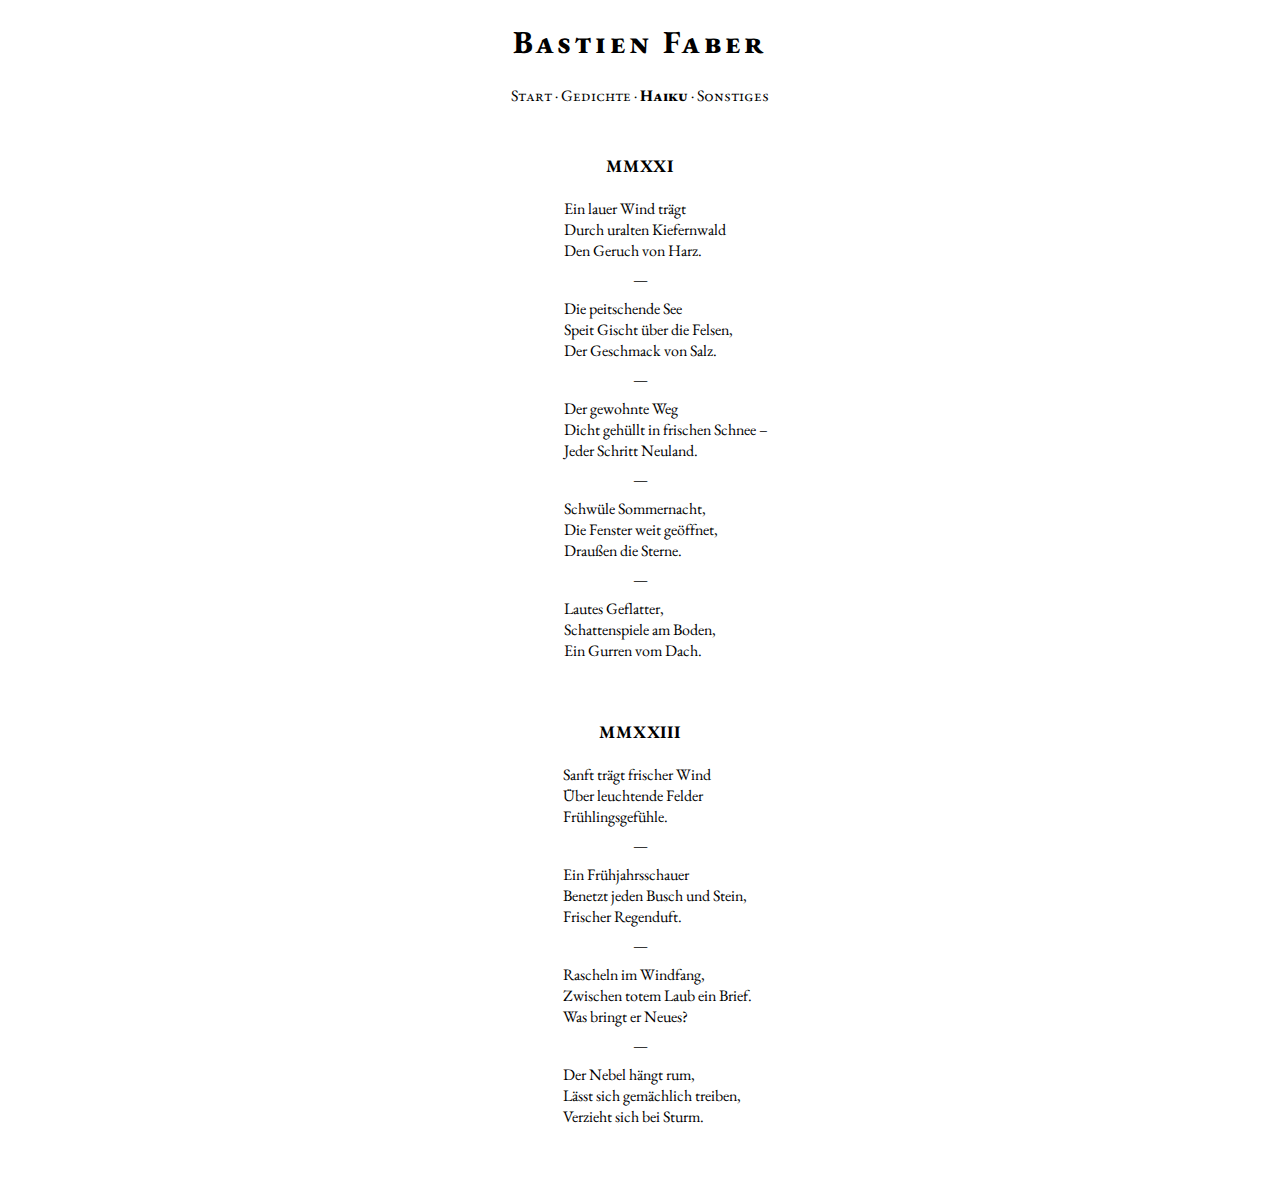
<file: docs/haiku.html>
<!DOCTYPE html>
<html lang="de">
<head>
  <meta charset="utf-8">
  <meta name="description" content="Auf dieser Seite veröffentliche ich meine Gedichte und Texte.">
  <meta name="keywords" content="Gedichte, Lyrik, Haiku">
  <meta name="viewport" content="width=device-width, initial-scale=1.0">
  <link rel="stylesheet" href="style.css">
  <link rel="icon" href="icon.svg">
  <title>Bastien Faber | Haiku</title>
</head>
<body>
<div class="navigation">
  <h1>Bastien Faber</h1>
  <p>
    <a href="index.html">Start</a> &middot;
    <a href="gedichte.html">Gedichte</a> &middot;
    <a href="haiku.html"><b>Haiku</b></a> &middot;
    <a href="sonstiges.html">Sonstiges</a>
  </p>
</div>

<div class="gedichttitel">MMXXI</div>
<div class="gedichttext" style="margin-left:3.2em"><div>
<br>
Ein lauer Wind trägt<br>
Durch uralten Kiefernwald<br>
Den Geruch von Harz.<br>
<div class="trenner" style="margin-left:-3.2em">—</div>
Die peitschende See<br>
Speit Gischt über die Felsen,<br>
Der Geschmack von Salz.<br>
<div class="trenner" style="margin-left:-3.2em">—</div>
Der gewohnte Weg<br>
Dicht gehüllt in frischen Schnee –<br>
Jeder Schritt Neuland.<br>
<div class="trenner" style="margin-left:-3.2em">—</div>
Schwüle Sommernacht,<br>
Die Fenster weit geöffnet,<br>
Draußen die Sterne.<br>
<div class="trenner" style="margin-left:-3.2em">—</div>
Lautes Geflatter,<br>
Schattenspiele am Boden,<br>
Ein Gurren vom Dach.<br>
<br>
</div></div><br>


<div class="gedichttitel">MMXXIII</div>
<div class="gedichttext" style="margin-left:2.2em"><div>
<br>
Sanft trägt frischer Wind<br>
Über leuchtende Felder<br>
Frühlingsgefühle.<br>
<div class="trenner" style="margin-left:-2.2em">—</div>
Ein Frühjahrsschauer<br>
Benetzt jeden Busch und Stein,<br>
Frischer Regenduft.<br>
<div class="trenner" style="margin-left:-2.2em">—</div>
Rascheln im Windfang,<br>
Zwischen totem Laub ein Brief.<br>
Was bringt er Neues?<br>
<div class="trenner" style="margin-left:-2.2em">—</div>
Der Nebel hängt rum,<br>
Lässt sich gemächlich treiben,<br>
Verzieht sich bei Sturm.<br>
<br>
</div></div><br>

</body>
</html>
</file>
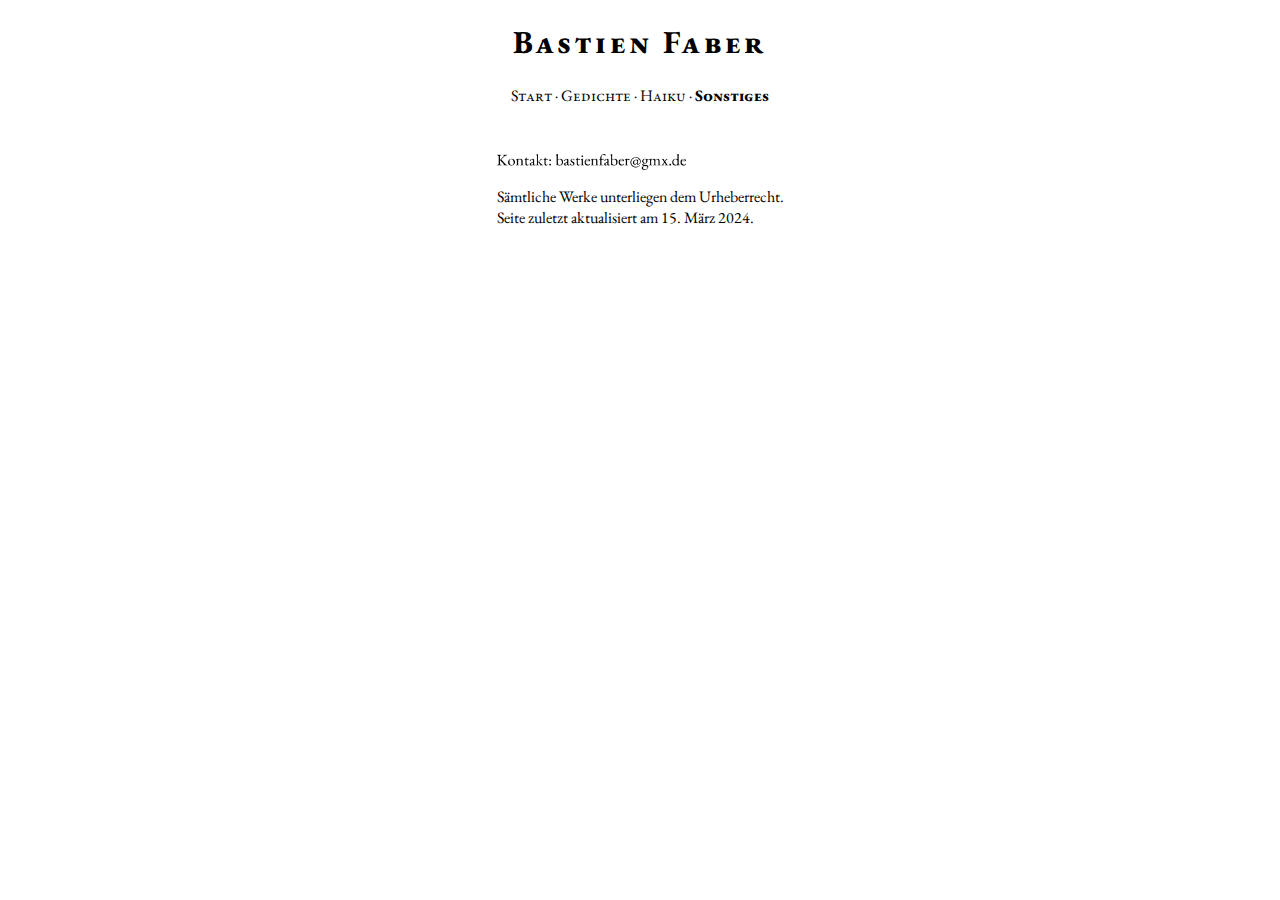
<file: docs/sonstiges.html>
<!DOCTYPE html>
<html lang="de">
<head>
  <meta charset="utf-8">
  <meta name="description" content="Auf dieser Seite veröffentliche ich meine Gedichte und Texte.">
  <meta name="keywords" content="Gedichte, Lyrik, Haiku">
  <meta name="viewport" content="width=device-width, initial-scale=1.0">
  <link rel="stylesheet" href="style.css">
  <link rel="icon" href="icon.svg">
  <title>Bastien Faber | Sonstiges</title>
</head>
<body>
<div class="navigation">
  <h1>Bastien Faber</h1>
  <p>
    <a href="index.html">Start</a> &middot;
    <a href="gedichte.html">Gedichte</a> &middot;
    <a href="haiku.html">Haiku</a> &middot;
    <a href="sonstiges.html"><b>Sonstiges</b></a>
  </p>
</div>

<div class="content"><div>
<!--
<p>Gedichte und Haiku als PDF:</p>

<ul>
  <li><a href="x.pdf" download>Gedichte (A5)</a></li>
  <li><a href="x.pdf" download>Gedichte (Buchformat)</a></li>
  <li><a href="x.pdf" download>Haiku</a></li>
</ul>

<p>Diese Seite wird über mein <a href="https://github.com/bastienfaber" target="_blank">GitHub-Profil</a> gehostet.</p>
-->

<p></p>
<p class="kontakt"><img src="mail1.png" alt="E-Mail"><img src="mail2.png" alt="E-Mail"><img src="mail3.png" alt="E-Mail"></p>
<p>Sämtliche Werke unterliegen dem Urheberrecht.<br>
Seite zuletzt aktualisiert am 15. März 2024.</p>
</div></div>

</body>
</html>
</file>
<file: docs/style.css>
@import url('https://fonts.googleapis.com/css2?family=EB+Garamond&display=swap');
* { font-family: 'EB Garamond', serif; }

/* * { font-family: serif; } */

.navigation {
  font-variant: small-caps;
  text-align: center;
  margin-bottom: 3em;
}

.navigation * {
  text-decoration: none;
}

a {
  color: inherit;
}

a:hover {
  color: red;
}

h1 {
  letter-spacing: 0.1em;
}

.content {
  display: flex;
  justify-content: center;
  margin-top: -1em;
}

.gedichttitel {
  font-variant: small-caps;
  font-weight: bold;
  letter-spacing: 0.05em;
  font-size: 110%;
  text-align: center;
  margin-top: 1em;
}

.gedichtuntertitel {
  font-style: italic;
  text-align: center;
}

/*
:root {
  --indent: 1.7em;
  --negindent: calc(var(--indent) * -1);
}
*/

.gedichttext {
  display: flex;
  justify-content: center;
  /* margin-left: var(--indent); */
}

.gedichtdatum {
  font-style: italic;
  text-align: center;
}

.gedichtsprecher {
  font-variant: small-caps;
  text-align: center;
  margin-top: -0.5em;
  /* margin-left: var(--negindent); */
}

.gedichtanweisung {
  font-style: italic;
  text-align: center;
  margin-bottom: -0.5em;
  /* margin-left: var(--negindent); */
}

.trenner {
  text-align: center;
  margin-top: 0.5em;
  margin-bottom: 0.5em;
  /* margin-left: var(--negindent); */
}

.kontakt {
  margin-left: 0.7px;
  margin-top: 4.7px;
  margin-bottom: -4.7px;
}

img {
  height: 1em;
}
</file>
